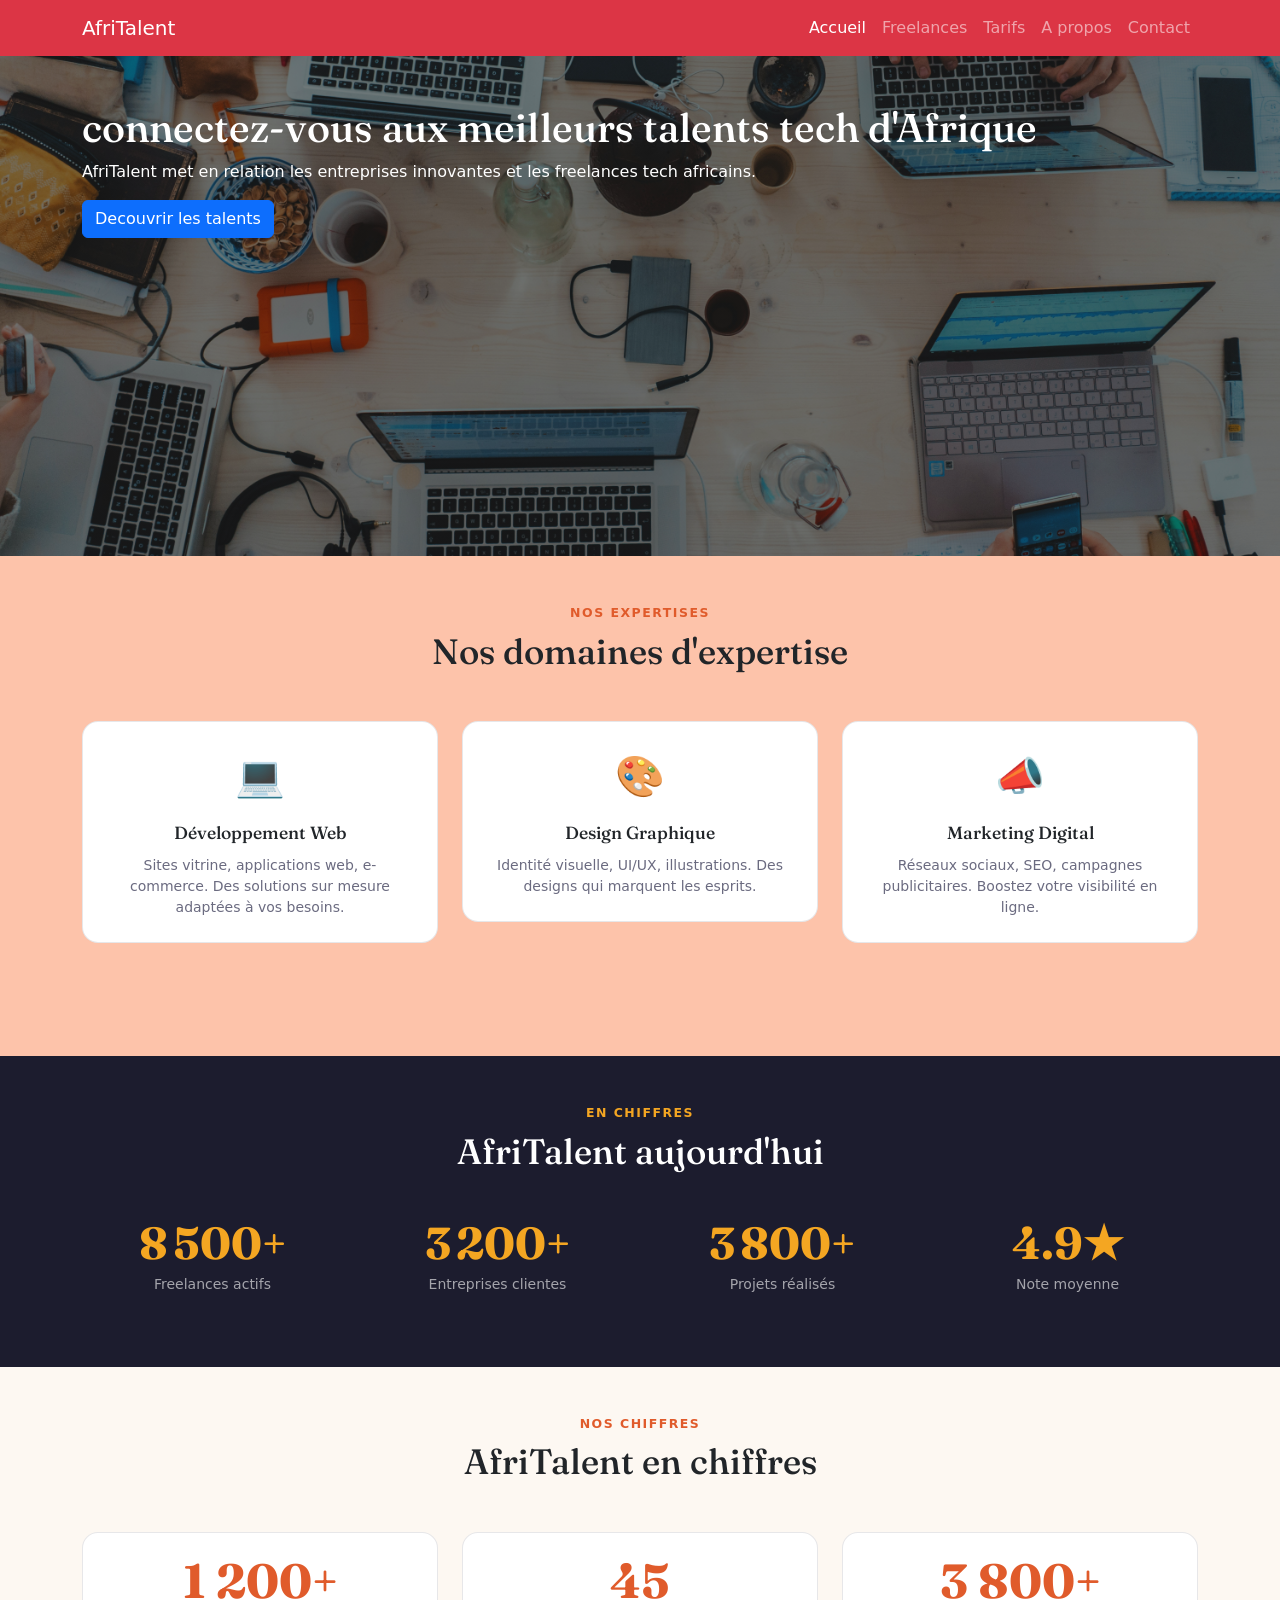
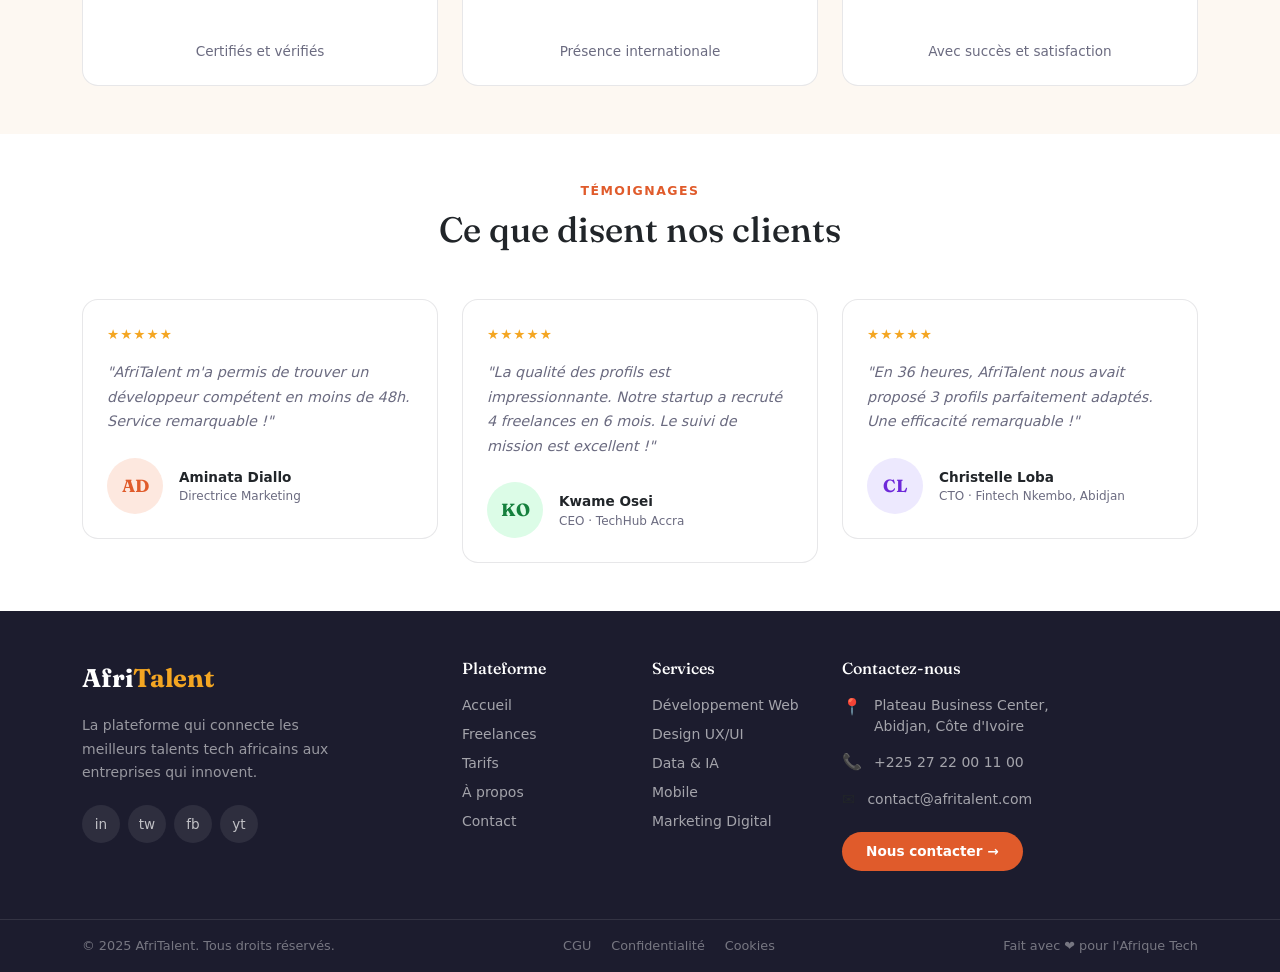
<file: index.html>
<!DOCTYPE html>
<html lang="en">
<head>
    <meta charset="UTF-8">
    <meta name="viewport" content="width=device-width, initial-scale=1.0">
    <title>AfriTalent</title>
    <link rel="stylesheet" href="css/index.css" type="text/css">
    
    <link href="https://cdn.jsdelivr.net/npm/bootstrap@5.3.0/dist/css/bootstrap.min.css"
rel="stylesheet">
</head>
<body>
    <!--=== SECTION MENU DE NAVIGATION ===-->
  <nav class="navbar navbar-expand-lg navbar-dark bg-danger sticky-top">
 <div class="container">
 <a class="navbar-brand" href="index.html">AfriTalent  </a>
 <button class="navbar-toggler" type="button"
 data-bs-toggle="collapse"
 data-bs-target="#navMenu"
 aria-controls="navMenu"
 aria-expanded="false"
 aria-label="Toggle navigation">
 <span class="navbar-toggler-icon"></span>
 </button>
 <div class="collapse navbar-collapse" id="navMenu">
 <ul class="navbar-nav ms-auto">
 <li class="nav-item"><a class="nav-link active"
href="index.html">Accueil</a></li>
 <li class="nav-item"><a class="nav-link"
href="freelances.html">Freelances</a></li>
 <li class="nav-item"><a class="nav-link"
href="tarifs.html">Tarifs</a></li>
 <li class="nav-item"><a class="nav-link" href="ABOUT.html">A
propos</a></li>
  <li class="nav-item"><a class="nav-link" href="Contact.html">Contact</a></li>
 </ul>
 </div>
 </div>
 </nav>
 <!-- Contenu principal -->
 <main>
 <!-- Section Hero : accroche principale -->
 <section id="hero">
 <div class="container py-5">
 <h1>connectez-vous aux meilleurs talents tech d'Afrique </h1>
 <p> AfriTalent met en relation les entreprises innovantes et les freelances tech africains.</p>
 <a href="freelances.html" class="btn btn-primary">Decouvrir les
talents</a>
<!-- Ajoutez sticky-top --> 
</div>
</nav>
 </section>
  <!-- ═══ SECTION SERVICES ═══ -->
<section id="services" class="py-5">
  <div class="container">

    <!-- Titre -->
    <div class="text-center mb-5">
      <div class="section-label">Nos expertises</div>
      <h2 style="
        font-family: var(--font-titre);
        font-size: clamp(1.6rem, 3vw, 2.2rem);">
        Nos domaines d'expertise
      </h2>
    </div>

    <!-- 3 cartes services -->
    <div class="row g-4">

      <!-- Développement Web -->
      <div class="col-md-4">
        <div class="at-card text-center">
          <div style="
            font-size: 2.5rem;
            margin-bottom: 1rem;">
            💻
          </div>
          <h3 style="
            font-family: var(--font-titre);
            font-size: 1.1rem;
            margin-bottom: 0.75rem;">
            Développement Web
          </h3>
          <p style="
            color: var(--text-muted);
            font-size: 0.875rem;
            margin: 0;">
            Sites vitrine, applications web, e-commerce. 
            Des solutions sur mesure adaptées à vos besoins.
          </p>
        </div>
      </div>

      <!-- Design Graphique -->
      <div class="col-md-4">
        <div class="at-card text-center">
          <div style="
            font-size: 2.5rem;
            margin-bottom: 1rem;">
            🎨
          </div>
          <h3 style="
            font-family: var(--font-titre);
            font-size: 1.1rem;
            margin-bottom: 0.75rem;">
            Design Graphique
          </h3>
          <p style="
            color: var(--text-muted);
            font-size: 0.875rem;
            margin: 0;">
            Identité visuelle, UI/UX, illustrations. 
            Des designs qui marquent les esprits.
          </p>
        </div>
      </div>

      <!-- Marketing Digital -->
      <div class="col-md-4">
        <div class="at-card text-center">
          <div style="
            font-size: 2.5rem;
            margin-bottom: 1rem;">
            📣
          </div>
          <h3 style="
            font-family: var(--font-titre);
            font-size: 1.1rem;
            margin-bottom: 0.75rem;">
            Marketing Digital
          </h3>
          <p style="
            color: var(--text-muted);
            font-size: 0.875rem;
            margin: 0;">
            Réseaux sociaux, SEO, campagnes publicitaires. 
            Boostez votre visibilité en ligne.
          </p>
        </div>
      </div>

    </div>
  </div>
</section>


<!-- ═══ SECTION STATISTIQUES RAPIDES ═══ -->
<section id="statistiques" class="py-5" 
         style="background: var(--charcoal);">
  <div class="container">

    <div class="text-center mb-4">
      <div class="section-label" 
           style="color: var(--gold);">
        En chiffres
      </div>
      <h2 style="
        font-family: var(--font-titre);
        color: var(--white);
        font-size: clamp(1.6rem, 3vw, 2.2rem);">
        AfriTalent aujourd'hui
      </h2>
    </div>

    <div class="row g-4 text-center">

     <!-- Stat 1 -->
<div class="col-6 col-md-3">
  <div style="padding: 1.5rem;">
    <div id="counter-freelances" style="
      font-family: var(--font-titre);
      font-size: 2.8rem;
      font-weight: 700;
      color: var(--gold);
      line-height: 1;">0</div>
    <p style="
      color: rgba(255,255,255,0.6);
      font-size: 0.875rem;
      margin-top: 0.5rem;
      margin-bottom: 0;">
      Freelances actifs
    </p>
  </div>
</div>

<!-- Stat 2 -->
<div class="col-6 col-md-3">
  <div style="padding: 1.5rem;">
    <div id="counter-entreprises" style="
      font-family: var(--font-titre);
      font-size: 2.8rem;
      font-weight: 700;
      color: var(--gold);
      line-height: 1;">0</div>
    <p style="
      color: rgba(255,255,255,0.6);
      font-size: 0.875rem;
      margin-top: 0.5rem;
      margin-bottom: 0;">
      Entreprises clientes
    </p>
  </div>
</div>

<!-- Stat 3 -->
<div class="col-6 col-md-3">
  <div style="padding: 1.5rem;">
    <div id="counter-projets" style="
      font-family: var(--font-titre);
      font-size: 2.8rem;
      font-weight: 700;
      color: var(--gold);
      line-height: 1;">0</div>
    <p style="
      color: rgba(255,255,255,0.6);
      font-size: 0.875rem;
      margin-top: 0.5rem;
      margin-bottom: 0;">
      Projets réalisés
    </p>
  </div>
</div>

<!-- Stat 4 -->
<div class="col-6 col-md-3">
  <div style="padding: 1.5rem;">
    <div style="
      font-family: var(--font-titre);
      font-size: 2.8rem;
      font-weight: 700;
      color: var(--gold);
      line-height: 1;">4.9★</div>
    <p style="
      color: rgba(255,255,255,0.6);
      font-size: 0.875rem;
      margin-top: 0.5rem;
      margin-bottom: 0;">
      Note moyenne
    </p>
  </div>
</div>
    </div>
  </div>
</section>


<!-- ═══ SECTION STATISTIQUES DÉTAILLÉES ═══ -->
<section class="py-5" style="background: var(--cream);">
  <div class="container">

    <div class="text-center mb-5">
      <div class="section-label">Nos chiffres</div>
      <h2 style="
        font-family: var(--font-titre);
        font-size: clamp(1.6rem, 3vw, 2.2rem);">
        AfriTalent en chiffres
      </h2>
    </div>

    <div class="row g-4 text-center">

      <!-- Chiffre 1 -->
      <div class="col-md-4">
        <div class="at-card">
          <div style="
            font-family: var(--font-titre);
            font-size: 3rem;
            font-weight: 700;
            color: var(--terra);
            line-height: 1;
            margin-bottom: 0.5rem;">
            1 200+
          </div>
          <p style="font-weight:600;margin-bottom:0.25rem;">
            Freelances
          </p>
          <p style="
            color: var(--text-muted);
            font-size: 0.85rem;
            margin: 0;">
            Certifiés et vérifiés
          </p>
        </div>
      </div>

      <!-- Chiffre 2 -->
      <div class="col-md-4">
        <div class="at-card">
          <div style="
            font-family: var(--font-titre);
            font-size: 3rem;
            font-weight: 700;
            color: var(--terra);
            line-height: 1;
            margin-bottom: 0.5rem;">
            45
          </div>
          <p style="font-weight:600;margin-bottom:0.25rem;">
            Pays représentés
          </p>
          <p style="
            color: var(--text-muted);
            font-size: 0.85rem;
            margin: 0;">
            Présence internationale
          </p>
        </div>
      </div>

      <!-- Chiffre 3 -->
      <div class="col-md-4">
        <div class="at-card">
          <div style="
            font-family: var(--font-titre);
            font-size: 3rem;
            font-weight: 700;
            color: var(--terra);
            line-height: 1;
            margin-bottom: 0.5rem;">
            3 800+
          </div>
          <p style="font-weight:600;margin-bottom:0.25rem;">
            Projets réalisés
          </p>
          <p style="
            color: var(--text-muted);
            font-size: 0.85rem;
            margin: 0;">
            Avec succès et satisfaction
          </p>
        </div>
      </div>

    </div>
  </div>
</section>


<!-- ═══ SECTION TÉMOIGNAGES ═══ -->
<section id="temoignages" class="py-5">
  <div class="container">

    <!-- Titre -->
    <div class="text-center mb-5">
      <div class="section-label">Témoignages</div>
      <h2 style="
        font-family: var(--font-titre);
        font-size: clamp(1.6rem, 3vw, 2.2rem);">
        Ce que disent nos clients
      </h2>
    </div>

    <!-- 3 cartes témoignages -->
    <div class="row g-4">

      <!-- Témoignage 1 -->
      <div class="col-md-4">
        <div class="at-card">
          <div class="stars mb-3">★★★★★</div>
          <p style="
            font-size: 0.9rem;
            color: var(--text-muted);
            font-style: italic;
            line-height: 1.7;
            margin-bottom: 1.5rem;">
            "AfriTalent m'a permis de trouver un développeur 
             compétent en moins de 48h. Service remarquable !"
          </p>
          <div class="d-flex align-items-center gap-3">
            <div class="avatar-circle"
                 style="background:#fde8df;color:var(--terra);">
              AD
            </div>
            <div>
              <div style="font-weight:700;font-size:0.85rem;">
                Aminata Diallo
              </div>
              <div style="
                font-size:0.75rem;
                color:var(--text-muted);">
                Directrice Marketing
              </div>
            </div>
          </div>
        </div>
      </div>

      <!-- Témoignage 2 -->
      <div class="col-md-4">
        <div class="at-card">
          <div class="stars mb-3">★★★★★</div>
          <p style="
            font-size: 0.9rem;
            color: var(--text-muted);
            font-style: italic;
            line-height: 1.7;
            margin-bottom: 1.5rem;">
            "La qualité des profils est impressionnante. 
             Notre startup a recruté 4 freelances en 6 mois. 
             Le suivi de mission est excellent !"
          </p>
          <div class="d-flex align-items-center gap-3">
            <div class="avatar-circle"
                 style="background:#dcfce7;color:#15803d;">
              KO
            </div>
            <div>
              <div style="font-weight:700;font-size:0.85rem;">
                Kwame Osei
              </div>
              <div style="
                font-size:0.75rem;
                color:var(--text-muted);">
                CEO · TechHub Accra
              </div>
            </div>
          </div>
        </div>
      </div>

      <!-- Témoignage 3 -->
      <div class="col-md-4">
        <div class="at-card">
          <div class="stars mb-3">★★★★★</div>
          <p style="
            font-size: 0.9rem;
            color: var(--text-muted);
            font-style: italic;
            line-height: 1.7;
            margin-bottom: 1.5rem;">
            "En 36 heures, AfriTalent nous avait proposé 
             3 profils parfaitement adaptés. Une efficacité 
             remarquable !"
          </p>
          <div class="d-flex align-items-center gap-3">
            <div class="avatar-circle"
                 style="background:#ede9fe;color:#6d28d9;">
              CL
            </div>
            <div>
              <div style="font-weight:700;font-size:0.85rem;">
                Christelle Loba
              </div>
              <div style="
                font-size:0.75rem;
                color:var(--text-muted);">
                CTO · Fintech Nkembo, Abidjan
              </div>
            </div>
          </div>
        </div>
      </div>

    </div>
  </div>
</section>
 <!-- Pied de page -->
 <!-- ═══ FOOTER ═══ -->
<footer style="background: var(--charcoal);">

  <!-- Contenu principal -->
  <div class="container py-5">
    <div class="row g-4">

      <!-- Colonne 1 — Logo + description -->
      <div class="col-lg-4 col-md-6">
        <div style="
          font-family: var(--font-titre);
          font-weight: 700;
          font-size: 1.6rem;
          color: var(--white);
          margin-bottom: 1rem;">
          Afri<span style="color: var(--gold);">Talent</span>
        </div>
        <p style="
          color: rgba(255,255,255,0.55);
          font-size: 0.875rem;
          line-height: 1.7;
          max-width: 280px;">
          La plateforme qui connecte les meilleurs talents 
          tech africains aux entreprises qui innovent.
        </p>
        <!-- Réseaux sociaux -->
        <div style="
          display: flex;
          gap: 0.5rem;
          margin-top: 1.25rem;">
          <a href="#" style="
            width: 38px; height: 38px;
            background: rgba(255,255,255,0.08);
            border-radius: 50%;
            display: flex;
            align-items: center;
            justify-content: center;
            color: rgba(255,255,255,0.7);
            text-decoration: none;
            font-size: 0.85rem;
            transition: background 0.2s;">
            in
          </a>
          <a href="#" style="
            width: 38px; height: 38px;
            background: rgba(255,255,255,0.08);
            border-radius: 50%;
            display: flex;
            align-items: center;
            justify-content: center;
            color: rgba(255,255,255,0.7);
            text-decoration: none;
            font-size: 0.85rem;
            transition: background 0.2s;">
            tw
          </a>
          <a href="#" style="
            width: 38px; height: 38px;
            background: rgba(255,255,255,0.08);
            border-radius: 50%;
            display: flex;
            align-items: center;
            justify-content: center;
            color: rgba(255,255,255,0.7);
            text-decoration: none;
            font-size: 0.85rem;
            transition: background 0.2s;">
            fb
          </a>
          <a href="#" style="
            width: 38px; height: 38px;
            background: rgba(255,255,255,0.08);
            border-radius: 50%;
            display: flex;
            align-items: center;
            justify-content: center;
            color: rgba(255,255,255,0.7);
            text-decoration: none;
            font-size: 0.85rem;
            transition: background 0.2s;">
            yt
          </a>
        </div>
      </div>

      <!-- Colonne 2 — Plateforme -->
      <div class="col-lg-2 col-md-6 col-6">
        <h5 style="
          font-family: var(--font-titre);
          color: var(--white);
          font-size: 1rem;
          margin-bottom: 1rem;">
          Plateforme
        </h5>
        <div style="
          display: flex;
          flex-direction: column;
          gap: 0.5rem;">
          <a href="INDEX.html" style="
            color: rgba(255,255,255,0.6);
            text-decoration: none;
            font-size: 0.875rem;
            transition: color 0.2s;">
            Accueil
          </a>
          <a href="freelances.html" style="
            color: rgba(255,255,255,0.6);
            text-decoration: none;
            font-size: 0.875rem;
            transition: color 0.2s;">
            Freelances
          </a>
          <a href="tarifs.html" style="
            color: rgba(255,255,255,0.6);
            text-decoration: none;
            font-size: 0.875rem;
            transition: color 0.2s;">
            Tarifs
          </a>
          <a href="ABOUT.html" style="
            color: rgba(255,255,255,0.6);
            text-decoration: none;
            font-size: 0.875rem;
            transition: color 0.2s;">
            À propos
          </a>
          <a href="Contact.html" style="
            color: rgba(255,255,255,0.6);
            text-decoration: none;
            font-size: 0.875rem;
            transition: color 0.2s;">
            Contact
          </a>
        </div>
      </div>

      <!-- Colonne 3 — Services -->
      <div class="col-lg-2 col-md-6 col-6">
        <h5 style="
          font-family: var(--font-titre);
          color: var(--white);
          font-size: 1rem;
          margin-bottom: 1rem;">
          Services
        </h5>
        <div style="
          display: flex;
          flex-direction: column;
          gap: 0.5rem;">
          <a href="freelances.html" style="
            color: rgba(255,255,255,0.6);
            text-decoration: none;
            font-size: 0.875rem;">
            Développement Web
          </a>
          <a href="freelances.html" style="
            color: rgba(255,255,255,0.6);
            text-decoration: none;
            font-size: 0.875rem;">
            Design UX/UI
          </a>
          <a href="freelances.html" style="
            color: rgba(255,255,255,0.6);
            text-decoration: none;
            font-size: 0.875rem;">
            Data & IA
          </a>
          <a href="freelances.html" style="
            color: rgba(255,255,255,0.6);
            text-decoration: none;
            font-size: 0.875rem;">
            Mobile
          </a>
          <a href="freelances.html" style="
            color: rgba(255,255,255,0.6);
            text-decoration: none;
            font-size: 0.875rem;">
            Marketing Digital
          </a>
        </div>
      </div>

      <!-- Colonne 4 — Contact -->
      <div class="col-lg-4 col-md-6">
        <h5 style="
          font-family: var(--font-titre);
          color: var(--white);
          font-size: 1rem;
          margin-bottom: 1rem;">
          Contactez-nous
        </h5>

        <!-- Adresse -->
        <div style="
          display: flex;
          gap: 0.75rem;
          margin-bottom: 0.85rem;
          align-items: flex-start;">
          <span style="font-size: 1rem;">📍</span>
          <p style="
            color: rgba(255,255,255,0.6);
            font-size: 0.875rem;
            margin: 0;">
            Plateau Business Center,<br>
            Abidjan, Côte d'Ivoire
          </p>
        </div>

        <!-- Téléphone -->
        <div style="
          display: flex;
          gap: 0.75rem;
          margin-bottom: 0.85rem;
          align-items: center;">
          <span style="font-size: 1rem;">📞</span>
          <p style="
            color: rgba(255,255,255,0.6);
            font-size: 0.875rem;
            margin: 0;">
            +225 27 22 00 11 00
          </p>
        </div>

        <!-- Email -->
        <div style="
          display: flex;
          gap: 0.75rem;
          margin-bottom: 1.25rem;
          align-items: center;">
          <span style="font-size: 1rem;">✉️</span>
          <p style="
            color: rgba(255,255,255,0.6);
            font-size: 0.875rem;
            margin: 0;">
            contact@afritalent.com
          </p>
        </div>

        <!-- Bouton contact -->
        <a href="Contact.html" style="
          display: inline-block;
          background: var(--terra);
          color: var(--white);
          border-radius: 50px;
          padding: 0.6rem 1.5rem;
          font-size: 0.85rem;
          font-weight: 700;
          text-decoration: none;
          transition: background 0.2s;">
          Nous contacter →
        </a>

      </div>

    </div>
  </div>

  <!-- Ligne de séparation -->
  <div style="
    border-top: 1px solid rgba(255,255,255,0.1);">
    <div class="container py-3">
      <div class="d-flex flex-wrap justify-content-between
                  align-items-center gap-2">

        <!-- Copyright -->
        <p style="
          color: rgba(255,255,255,0.4);
          font-size: 0.8rem;
          margin: 0;">
          © 2025 AfriTalent. Tous droits réservés.
        </p>

        <!-- Liens légaux -->
        <div style="display: flex; gap: 1.25rem;">
          <a href="#" style="
            color: rgba(255,255,255,0.4);
            font-size: 0.8rem;
            text-decoration: none;">
            CGU
          </a>
          <a href="#" style="
            color: rgba(255,255,255,0.4);
            font-size: 0.8rem;
            text-decoration: none;">
            Confidentialité
          </a>
          <a href="#" style="
            color: rgba(255,255,255,0.4);
            font-size: 0.8rem;
            text-decoration: none;">
            Cookies
          </a>
        </div>

        <!-- Fait avec amour -->
        <p style="
          color: rgba(255,255,255,0.4);
          font-size: 0.8rem;
          margin: 0;">
          Fait avec ❤️ pour l'Afrique Tech
        </p>

      </div>
    </div>
  </div>

</footer>
 <script src="https://cdn.jsdelivr.net/npm/bootstrap@5.3.0/dist/js/bootstrap.bundle.min.js"></script>

<script src="main.js"></script>
</body>

</body>
</html>
</file>
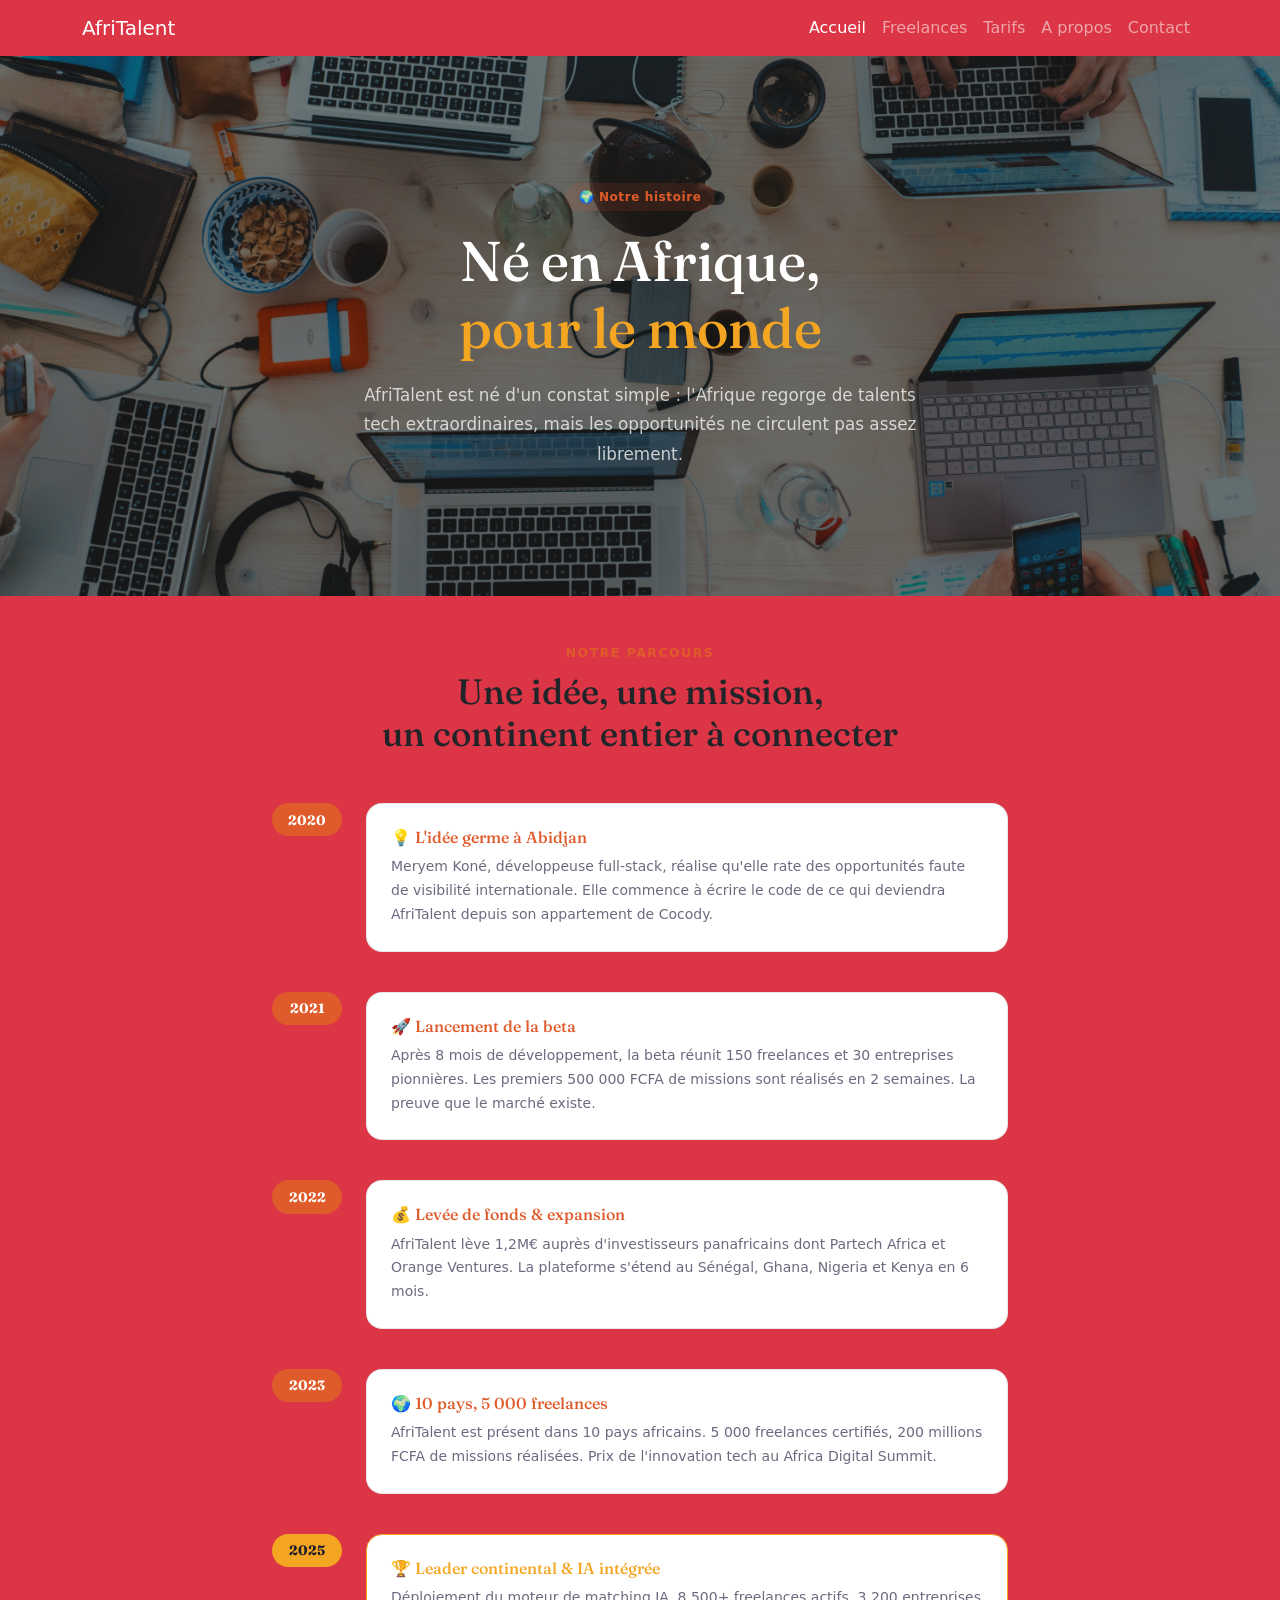
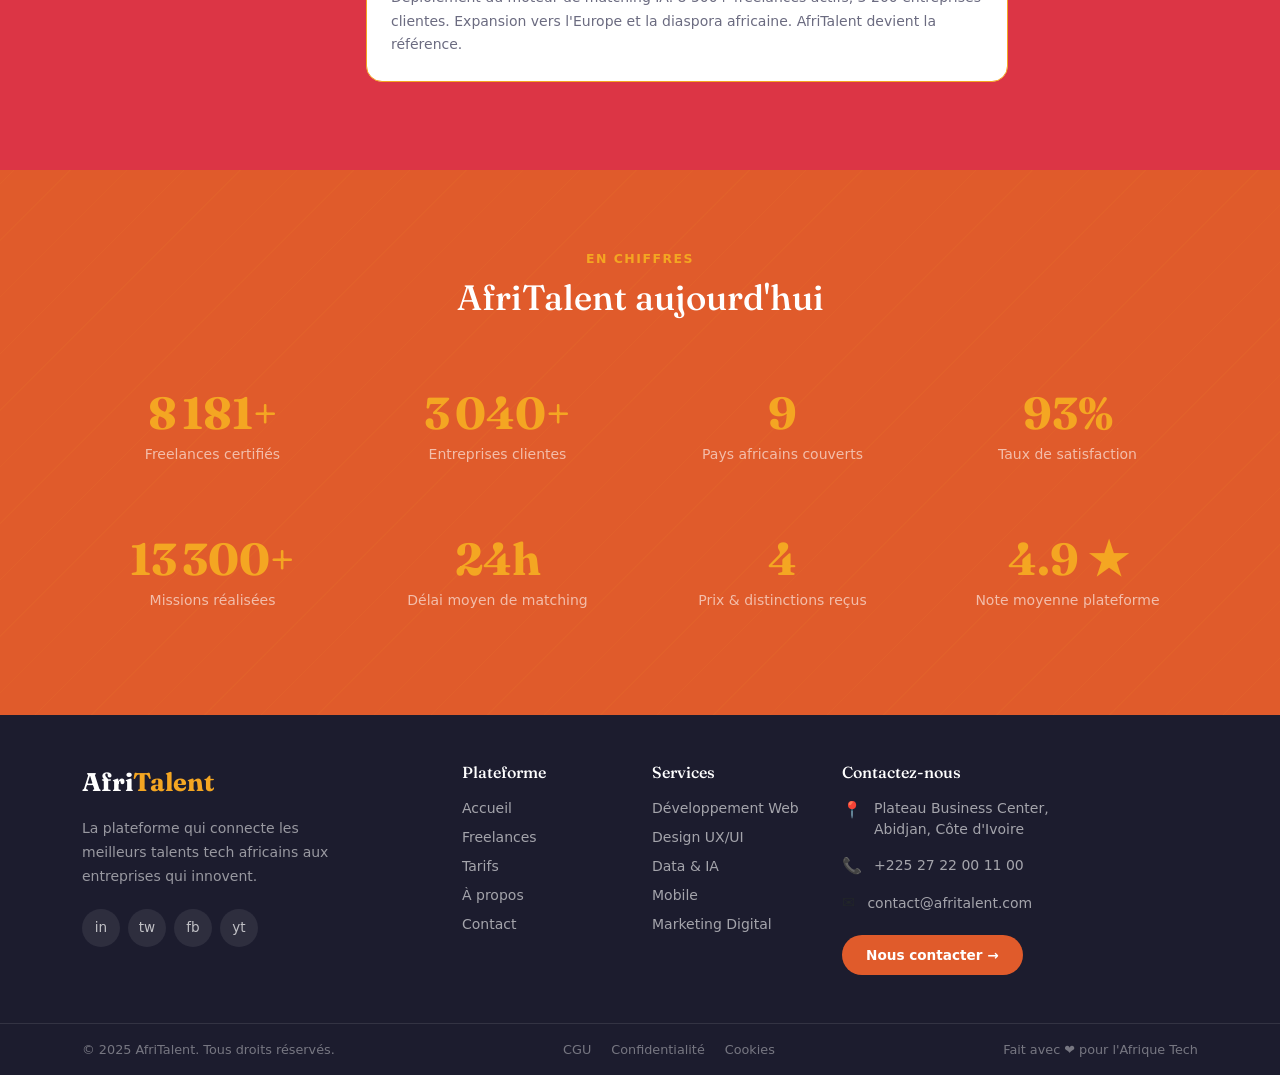
<file: ABOUT.html>
<!DOCTYPE html>
<html lang="en">
<head>
    <meta charset="UTF-8">
    <meta name="viewport" content="width=device-width, initial-scale=1.0">
    <title>AfriTalent</title>
</head>
<link href="css/index.css" rel="stylesheet" type="text/css">

<link href="https://cdn.jsdelivr.net/npm/bootstrap@5.3.0/dist/css/bootstrap.min.css"
rel="stylesheet">

<body>
     <!--=== SECTION MENU DE NAVIGATION ===-->

   <nav class="navbar navbar-expand-lg navbar-dark  bg-danger sticky-top">
 <div class="container">
 <a class="navbar-brand" href="index.html">AfriTalent</a>
 <button class="navbar-toggler" type="button"
 data-bs-toggle="collapse"
 data-bs-target="#navMenu"
 aria-controls="navMenu"
 aria-expanded="false"
 aria-label="Toggle navigation">
 <span class="navbar-toggler-icon"></span>
 </button>
 <div class="collapse navbar-collapse" id="navMenu">
 <ul class="navbar-nav ms-auto">
 <li class="nav-item"><a class="nav-link active"
href="index.html">Accueil</a></li>
 <li class="nav-item"><a class="nav-link"
href="freelances.html">Freelances</a></li>
 <li class="nav-item"><a class="nav-link"
href="tarifs.html">Tarifs</a></li>
 <li class="nav-item"><a class="nav-link" href="about.html">A
propos</a></li>
 <li class="nav-item"><a class="nav-link"
href="contact.html">Contact</a></li>
 </ul>
 </div>
 </div>
</nav>

<!-- ═══ HERO ═══ -->
<section id="hero" style="
 
  background-size: cover;
  background-position: center;
  min-height: 60vh;
  display: flex;
  align-items: center;">

  <div class="container py-5 text-center">
    <div class="at-badge mb-3 ">🌍 Notre histoire</div>
    <h1 style="
      font-family: var(--font-titre);
      font-size: clamp(2rem, 5vw, 3.5rem);
      color: var(--white);
      margin-bottom: 1.25rem;">
      Né en Afrique,<br>
      <span style="color: var(--gold);">pour le monde</span>
    </h1>
    <p style="
      color: rgba(255,255,255,0.75);
      font-size: 1.05rem;
      max-width: 580px;
      margin: 0 auto;
      line-height: 1.75;">
      AfriTalent est né d'un constat simple : l'Afrique regorge 
      de talents tech extraordinaires, mais les opportunités 
      ne circulent pas assez librement.
    </p>
  </div>

</section>


<!-- ═══ TIMELINE — HISTOIRE ═══ -->
<section id="parcours" class="py-5 bg-danger">
  <div class="container">

    <!-- Titre -->
    <div class="text-center mb-5">
      <div class="section-label">Notre parcours</div>
      <h2 style="
        font-family: var(--font-titre);
        font-size: clamp(1.6rem, 3vw, 2.2rem);">
        Une idée, une mission,<br>un continent entier à connecter
      </h2>
    </div>

    <!-- Timeline -->
    <div class="row justify-content-center">
      <div class="col-lg-8">

        <!-- Item 1 -->
        <div style="
          display: flex;
          gap: 1.5rem;
          margin-bottom: 2.5rem;
          align-items: flex-start;">

          <!-- Année -->
          <div style="
            min-width: 70px;
            text-align: center;">
            <div style="
              background: var(--terra);
              color: var(--white);
              font-family: var(--font-titre);
              font-weight: 700;
              font-size: 0.85rem;
              padding: 0.4rem 0.75rem;
              border-radius: 50px;">
              2020
            </div>
          </div>

          <!-- Contenu -->
          <div class="at-card" style="flex: 1;">
            <h4 style="
              font-family: var(--font-titre);
              font-size: 1rem;
              color: var(--terra);
              margin-bottom: 0.5rem;">
              💡 L'idée germe à Abidjan
            </h4>
            <p style="
              font-size: 0.875rem;
              color: var(--text-muted);
              margin: 0;
              line-height: 1.7;">
              Meryem Koné, développeuse full-stack, réalise qu'elle 
              rate des opportunités faute de visibilité internationale. 
              Elle commence à écrire le code de ce qui deviendra 
              AfriTalent depuis son appartement de Cocody.
            </p>
          </div>

        </div>

        <!-- Item 2 -->
        <div style="
          display: flex;
          gap: 1.5rem;
          margin-bottom: 2.5rem;
          align-items: flex-start;">
          <div style="min-width: 70px; text-align: center;">
            <div style="
              background: var(--terra);
              color: var(--white);
              font-family: var(--font-titre);
              font-weight: 700;
              font-size: 0.85rem;
              padding: 0.4rem 0.75rem;
              border-radius: 50px;">
              2021
            </div>
          </div>
          <div class="at-card" style="flex: 1;">
            <h4 style="
              font-family: var(--font-titre);
              font-size: 1rem;
              color: var(--terra);
              margin-bottom: 0.5rem;">
              🚀 Lancement de la beta
            </h4>
            <p style="
              font-size: 0.875rem;
              color: var(--text-muted);
              margin: 0;
              line-height: 1.7;">
              Après 8 mois de développement, la beta réunit 
              150 freelances et 30 entreprises pionnières. 
              Les premiers 500 000 FCFA de missions sont réalisés 
              en 2 semaines. La preuve que le marché existe.
            </p>
          </div>
        </div>

        <!-- Item 3 -->
        <div style="
          display: flex;
          gap: 1.5rem;
          margin-bottom: 2.5rem;
          align-items: flex-start;">
          <div style="min-width: 70px; text-align: center;">
            <div style="
              background: var(--terra);
              color: var(--white);
              font-family: var(--font-titre);
              font-weight: 700;
              font-size: 0.85rem;
              padding: 0.4rem 0.75rem;
              border-radius: 50px;">
              2022
            </div>
          </div>
          <div class="at-card" style="flex: 1;">
            <h4 style="
              font-family: var(--font-titre);
              font-size: 1rem;
              color: var(--terra);
              margin-bottom: 0.5rem;">
              💰 Levée de fonds & expansion
            </h4>
            <p style="
              font-size: 0.875rem;
              color: var(--text-muted);
              margin: 0;
              line-height: 1.7;">
              AfriTalent lève 1,2M€ auprès d'investisseurs 
              panafricains dont Partech Africa et Orange Ventures. 
              La plateforme s'étend au Sénégal, Ghana, Nigeria 
              et Kenya en 6 mois.
            </p>
          </div>
        </div>

        <!-- Item 4 -->
        <div style="
          display: flex;
          gap: 1.5rem;
          margin-bottom: 2.5rem;
          align-items: flex-start;">
          <div style="min-width: 70px; text-align: center;">
            <div style="
              background: var(--terra);
              color: var(--white);
              font-family: var(--font-titre);
              font-weight: 700;
              font-size: 0.85rem;
              padding: 0.4rem 0.75rem;
              border-radius: 50px;">
              2023
            </div>
          </div>
          <div class="at-card" style="flex: 1;">
            <h4 style="
              font-family: var(--font-titre);
              font-size: 1rem;
              color: var(--terra);
              margin-bottom: 0.5rem;">
              🌍 10 pays, 5 000 freelances
            </h4>
            <p style="
              font-size: 0.875rem;
              color: var(--text-muted);
              margin: 0;
              line-height: 1.7;">
              AfriTalent est présent dans 10 pays africains. 
              5 000 freelances certifiés, 200 millions FCFA 
              de missions réalisées. Prix de l'innovation tech 
              au Africa Digital Summit.
            </p>
          </div>
        </div>

        <!-- Item 5 -->
        <div style="
          display: flex;
          gap: 1.5rem;
          margin-bottom: 2.5rem;
          align-items: flex-start;">
          <div style="min-width: 70px; text-align: center;">
            <div style="
              background: var(--gold);
              color: var(--charcoal);
              font-family: var(--font-titre);
              font-weight: 700;
              font-size: 0.85rem;
              padding: 0.4rem 0.75rem;
              border-radius: 50px;">
              2025
            </div>
          </div>
          <div class="at-card" style="
            flex: 1;
            border-color: var(--gold);">
            <h4 style="
              font-family: var(--font-titre);
              font-size: 1rem;
              color: var(--gold);
              margin-bottom: 0.5rem;">
              🏆 Leader continental & IA intégrée
            </h4>
            <p style="
              font-size: 0.875rem;
              color: var(--text-muted);
              margin: 0;
              line-height: 1.7;">
              Déploiement du moteur de matching IA. 8 500+ freelances 
              actifs, 3 200 entreprises clientes. Expansion vers 
              l'Europe et la diaspora africaine. 
              AfriTalent devient la référence.
            </p>
          </div>
        </div>

      </div>
    </div>
  </div>
</section>


<!-- ═══ STATISTIQUES ═══ -->
<section id="statistiques" style="
background: var(--terra);
  padding: 5rem 0;
  position: relative;
  overflow: hidden;">

  <!-- Décoration fond -->
  <div style="
    position: absolute; inset: 0;
    background-image:
      repeating-linear-gradient(45deg,
        rgba(224,91,43,0.06) 0,
        rgba(224,91,43,0.06) 1px,
        transparent 0, transparent 40px),
      repeating-linear-gradient(-45deg,
        rgba(244,166,34,0.06) 0,
        rgba(244,166,34,0.06) 1px,
        transparent 0, transparent 40px);
    pointer-events: none;">
  </div>

  <div class="container" style="position: relative; z-index: 1;">

    <!-- Titre -->
    <div class="text-center mb-5">
      <div class="section-label" style="color: var(--gold);">
        En chiffres
      </div>
      <h2 style="
        font-family: var(--font-titre);
        color: var(--white);
        font-size: clamp(1.6rem, 3vw, 2.2rem);">
        AfriTalent aujourd'hui
      </h2>
    </div>

    <!-- Stats grille -->
    <div class="row g-4 text-center">

      <div class="col-6 col-md-3">
        <div style="padding: 1.5rem;">
          <div id="counter-freelances" style="
            font-family: var(--font-titre);
            font-size: 2.8rem;
            font-weight: 700;
            color: var(--gold);
            line-height: 1;">0</div>
          <div style="
            color: rgba(255,255,255,0.6);
            font-size: 0.875rem;
            margin-top: 0.5rem;">
            Freelances certifiés
          </div>       
        </div>
      </div>

      <div class="col-6 col-md-3">
        <div style="padding: 1.5rem;">
          <div id="counter-entreprises" style="
            font-family: var(--font-titre);
            font-size: 2.8rem;
            font-weight: 700;
            color: var(--gold);
            line-height: 1;">0</div>
          <div style="
            color: rgba(255,255,255,0.6);
            font-size: 0.875rem;
            margin-top: 0.5rem;">
            Entreprises clientes
          </div>
        </div>
      </div>

      <div class="col-6 col-md-3">
        <div style="padding: 1.5rem;">
          <div id="counter-pays" style="
            font-family: var(--font-titre);
            font-size: 2.8rem;
            font-weight: 700;
            color: var(--gold);
            line-height: 1;">0</div>
          <div style="
            color: rgba(255,255,255,0.6);
            font-size: 0.875rem;
            margin-top: 0.5rem;">
            Pays africains couverts
          </div>
        </div>
      </div>

      <div class="col-6 col-md-3">
        <div style="padding: 1.5rem;">
          <div id="counter-satisfaction" style="
            font-family: var(--font-titre);
            font-size: 2.8rem;
            font-weight: 700;
            color: var(--gold);
            line-height: 1;">0</div>
          <div style="
            color: rgba(255,255,255,0.6);
            font-size: 0.875rem;
            margin-top: 0.5rem;">
            Taux de satisfaction
          </div>
        </div>
      </div>

      <div class="col-6 col-md-3">
        <div style="padding: 1.5rem;">
          <div id="counter-missions" style="
            font-family: var(--font-titre);
            font-size: 2.8rem;
            font-weight: 700;
            color: var(--gold);
            line-height: 1;">0</div>
          <div style="
            color: rgba(255,255,255,0.6);
            font-size: 0.875rem;
            margin-top: 0.5rem;">
            Missions réalisées
          </div>
        </div>
      </div>

      <div class="col-6 col-md-3">
        <div style="padding: 1.5rem;">
          <div style="
            font-family: var(--font-titre);
            font-size: 2.8rem;
            font-weight: 700;
            color: var(--gold);
            line-height: 1;">
            24h</div>
          <div style="
            color: rgba(255,255,255,0.6);
            font-size: 0.875rem;
            margin-top: 0.5rem;">
            Délai moyen de matching
          </div>
        </div>
      </div>

      <div class="col-6 col-md-3">
        <div style="padding: 1.5rem;">
          <div style="
            font-family: var(--font-titre);
            font-size: 2.8rem;
            font-weight: 700;
            color: var(--gold);
            line-height: 1;">
            4
          </div>
          <div  style="
            color: rgba(255,255,255,0.6);
            font-size: 0.875rem;
            margin-top: 0.5rem;">
            Prix & distinctions reçus
          </div>
        </div>
      </div>

      <div class="col-6 col-md-3">
        <div style="padding: 1.5rem;">
          <div style="
            font-family: var(--font-titre);
            font-size: 2.8rem;
            font-weight: 700;
            color: var(--gold);
            line-height: 1;">
            4.9 ★
          </div>
          <div style="
            color: rgba(255,255,255,0.6);
            font-size: 0.875rem;
            margin-top: 0.5rem;">
            Note moyenne plateforme
          </div>
        </div>
      </div>

    </div>
  </div>
</section>

   <!-- ═══ FOOTER ═══ -->
<footer style="background: var(--charcoal);">

  <!-- Contenu principal -->
  <div class="container py-5">
    <div class="row g-4">

      <!-- Colonne 1 — Logo + description -->
      <div class="col-lg-4 col-md-6">
        <div style="
          font-family: var(--font-titre);
          font-weight: 700;
          font-size: 1.6rem;
          color: var(--white);
          margin-bottom: 1rem;">
          Afri<span style="color: var(--gold);">Talent</span>
        </div>
        <p style="
          color: rgba(255,255,255,0.55);
          font-size: 0.875rem;
          line-height: 1.7;
          max-width: 280px;">
          La plateforme qui connecte les meilleurs talents 
          tech africains aux entreprises qui innovent.
        </p>
        <!-- Réseaux sociaux -->
        <div style="
          display: flex;
          gap: 0.5rem;
          margin-top: 1.25rem;">
          <a href="#" style="
            width: 38px; height: 38px;
            background: rgba(255,255,255,0.08);
            border-radius: 50%;
            display: flex;
            align-items: center;
            justify-content: center;
            color: rgba(255,255,255,0.7);
            text-decoration: none;
            font-size: 0.85rem;
            transition: background 0.2s;">
            in
          </a>
          <a href="#" style="
            width: 38px; height: 38px;
            background: rgba(255,255,255,0.08);
            border-radius: 50%;
            display: flex;
            align-items: center;
            justify-content: center;
            color: rgba(255,255,255,0.7);
            text-decoration: none;
            font-size: 0.85rem;
            transition: background 0.2s;">
            tw
          </a>
          <a href="#" style="
            width: 38px; height: 38px;
            background: rgba(255,255,255,0.08);
            border-radius: 50%;
            display: flex;
            align-items: center;
            justify-content: center;
            color: rgba(255,255,255,0.7);
            text-decoration: none;
            font-size: 0.85rem;
            transition: background 0.2s;">
            fb
          </a>
          <a href="#" style="
            width: 38px; height: 38px;
            background: rgba(255,255,255,0.08);
            border-radius: 50%;
            display: flex;
            align-items: center;
            justify-content: center;
            color: rgba(255,255,255,0.7);
            text-decoration: none;
            font-size: 0.85rem;
            transition: background 0.2s;">
            yt
          </a>
        </div>
      </div>

      <!-- Colonne 2 — Plateforme -->
      <div class="col-lg-2 col-md-6 col-6">
        <h5 style="
          font-family: var(--font-titre);
          color: var(--white);
          font-size: 1rem;
          margin-bottom: 1rem;">
          Plateforme
        </h5>
        <div style="
          display: flex;
          flex-direction: column;
          gap: 0.5rem;">
          <a href="INDEX.html" style="
            color: rgba(255,255,255,0.6);
            text-decoration: none;
            font-size: 0.875rem;
            transition: color 0.2s;">
            Accueil
          </a>
          <a href="freelances.html" style="
            color: rgba(255,255,255,0.6);
            text-decoration: none;
            font-size: 0.875rem;
            transition: color 0.2s;">
            Freelances
          </a>
          <a href="tarifs.html" style="
            color: rgba(255,255,255,0.6);
            text-decoration: none;
            font-size: 0.875rem;
            transition: color 0.2s;">
            Tarifs
          </a>
          <a href="ABOUT.html" style="
            color: rgba(255,255,255,0.6);
            text-decoration: none;
            font-size: 0.875rem;
            transition: color 0.2s;">
            À propos
          </a>
          <a href="Contact.html" style="
            color: rgba(255,255,255,0.6);
            text-decoration: none;
            font-size: 0.875rem;
            transition: color 0.2s;">
            Contact
          </a>
        </div>
      </div>

      <!-- Colonne 3 — Services -->
      <div class="col-lg-2 col-md-6 col-6">
        <h5 style="
          font-family: var(--font-titre);
          color: var(--white);
          font-size: 1rem;
          margin-bottom: 1rem;">
          Services
        </h5>
        <div style="
          display: flex;
          flex-direction: column;
          gap: 0.5rem;">
          <a href="freelances.html" style="
            color: rgba(255,255,255,0.6);
            text-decoration: none;
            font-size: 0.875rem;">
            Développement Web
          </a>
          <a href="freelances.html" style="
            color: rgba(255,255,255,0.6);
            text-decoration: none;
            font-size: 0.875rem;">
            Design UX/UI
          </a>
          <a href="freelances.html" style="
            color: rgba(255,255,255,0.6);
            text-decoration: none;
            font-size: 0.875rem;">
            Data & IA
          </a>
          <a href="freelances.html" style="
            color: rgba(255,255,255,0.6);
            text-decoration: none;
            font-size: 0.875rem;">
            Mobile
          </a>
          <a href="freelances.html" style="
            color: rgba(255,255,255,0.6);
            text-decoration: none;
            font-size: 0.875rem;">
            Marketing Digital
          </a>
        </div>
      </div>

      <!-- Colonne 4 — Contact -->
      <div class="col-lg-4 col-md-6">
        <h5 style="
          font-family: var(--font-titre);
          color: var(--white);
          font-size: 1rem;
          margin-bottom: 1rem;">
          Contactez-nous
        </h5>

        <!-- Adresse -->
        <div style="
          display: flex;
          gap: 0.75rem;
          margin-bottom: 0.85rem;
          align-items: flex-start;">
          <span style="font-size: 1rem;">📍</span>
          <p style="
            color: rgba(255,255,255,0.6);
            font-size: 0.875rem;
            margin: 0;">
            Plateau Business Center,<br>
            Abidjan, Côte d'Ivoire
          </p>
        </div>

        <!-- Téléphone -->
        <div style="
          display: flex;
          gap: 0.75rem;
          margin-bottom: 0.85rem;
          align-items: center;">
          <span style="font-size: 1rem;">📞</span>
          <p style="
            color: rgba(255,255,255,0.6);
            font-size: 0.875rem;
            margin: 0;">
            +225 27 22 00 11 00
          </p>
        </div>

        <!-- Email -->
        <div style="
          display: flex;
          gap: 0.75rem;
          margin-bottom: 1.25rem;
          align-items: center;">
          <span style="font-size: 1rem;">✉️</span>
          <p style="
            color: rgba(255,255,255,0.6);
            font-size: 0.875rem;
            margin: 0;">
            contact@afritalent.com
          </p>
        </div>

        <!-- Bouton contact -->
        <a href="Contact.html" style="
          display: inline-block;
          background: var(--terra);
          color: var(--white);
          border-radius: 50px;
          padding: 0.6rem 1.5rem;
          font-size: 0.85rem;
          font-weight: 700;
          text-decoration: none;
          transition: background 0.2s;">
          Nous contacter →
        </a>

      </div>

    </div>
  </div>

  <!-- Ligne de séparation -->
  <div style="
    border-top: 1px solid rgba(255,255,255,0.1);">
    <div class="container py-3">
      <div class="d-flex flex-wrap justify-content-between
                  align-items-center gap-2">

        <!-- Copyright -->
        <p style="
          color: rgba(255,255,255,0.4);
          font-size: 0.8rem;
          margin: 0;">
          © 2025 AfriTalent. Tous droits réservés.
        </p>

        <!-- Liens légaux -->
        <div style="display: flex; gap: 1.25rem;">
          <a href="#" style="
            color: rgba(255,255,255,0.4);
            font-size: 0.8rem;
            text-decoration: none;">
            CGU
          </a>
          <a href="#" style="
            color: rgba(255,255,255,0.4);
            font-size: 0.8rem;
            text-decoration: none;">
            Confidentialité
          </a>
          <a href="#" style="
            color: rgba(255,255,255,0.4);
            font-size: 0.8rem;
            text-decoration: none;">
            Cookies
          </a>
        </div>

        <!-- Fait avec amour -->
        <p style="
          color: rgba(255,255,255,0.4);
          font-size: 0.8rem;
          margin: 0;">
          Fait avec ❤️ pour l'Afrique Tech
        </p>

      </div>
    </div>
  </div>

</footer>

 <script src="https://cdn.jsdelivr.net/npm/bootstrap@5.3.0/dist/js/bootstrap.bundle.min.js"></script>

<script src="main.js"></script>

</body>
</html>
</file>
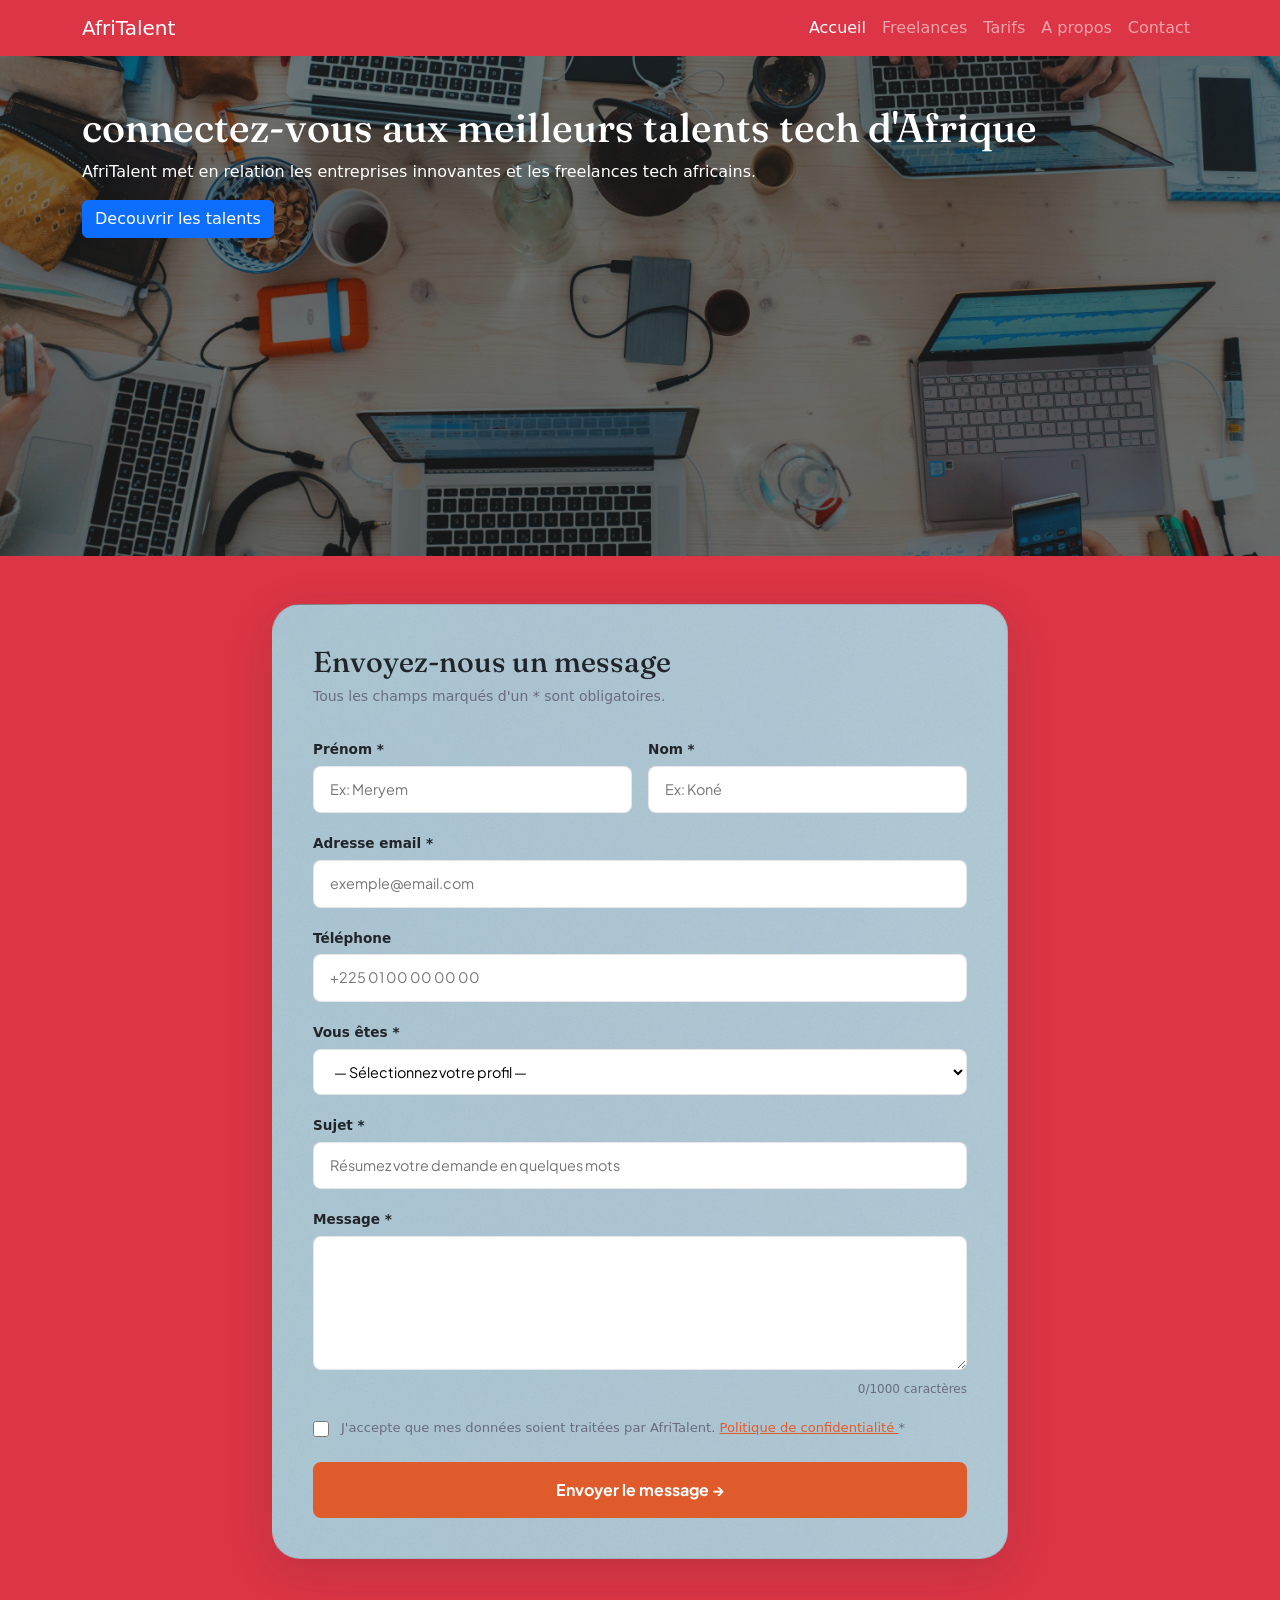
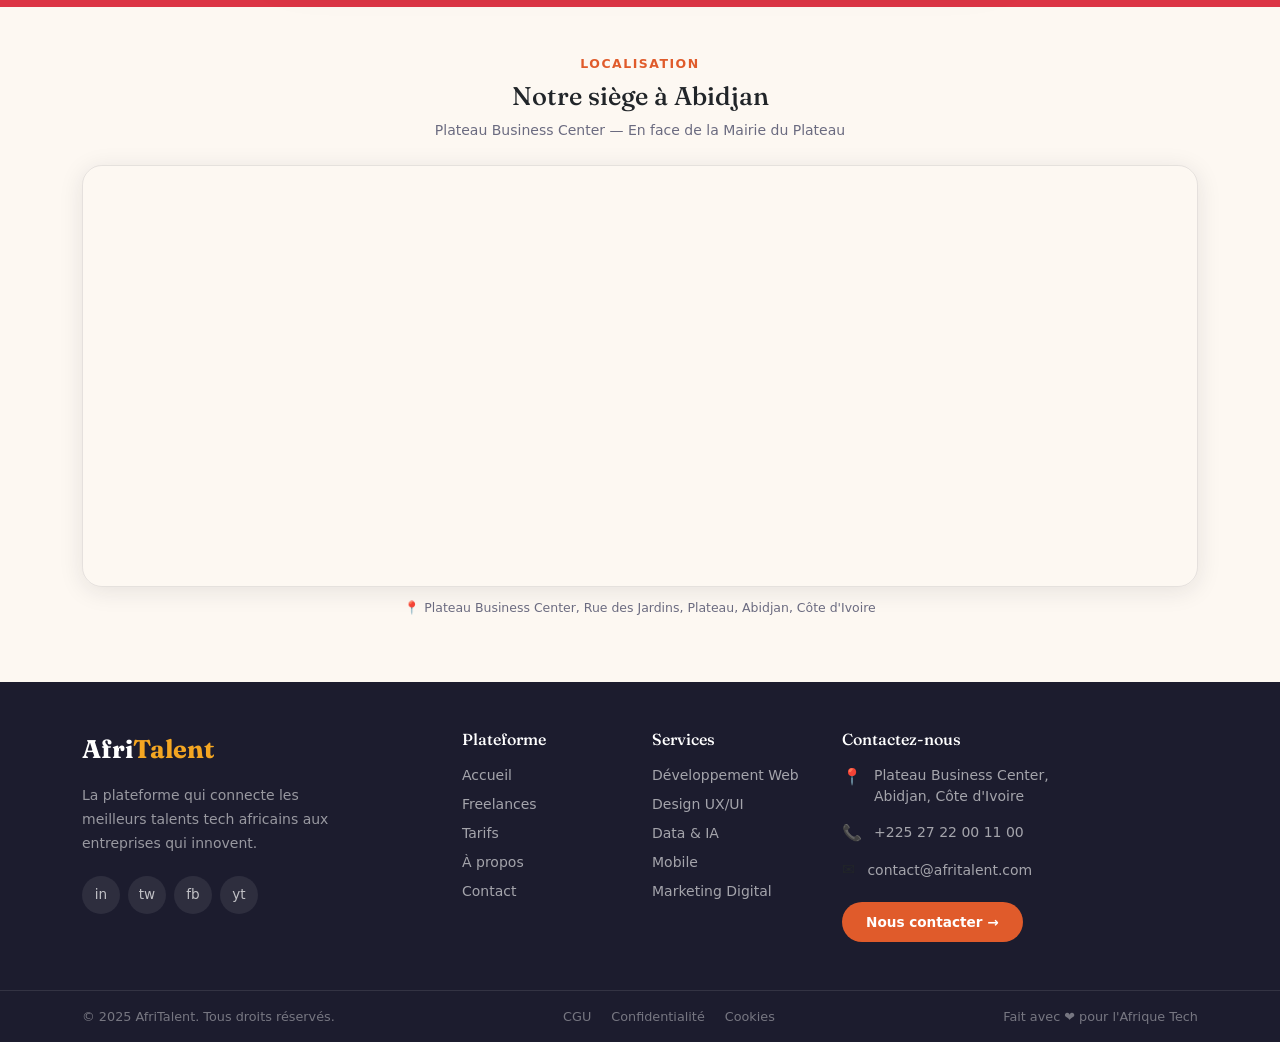
<file: Contact.html>
<!DOCTYPE html>
<html lang="en">
<head>
    <meta charset="UTF-8">
    <meta name="viewport" content="width=device-width, initial-scale=1.0">
    <title>AfriTalent</title>
    <link rel="stylesheet" href="css/index.css" type="text/css">
    
    <link href="https://cdn.jsdelivr.net/npm/bootstrap@5.3.0/dist/css/bootstrap.min.css"
rel="stylesheet">
</head>
<body>
       <!--=== SECTION MENU DE NAVIGATION ===-->

 <nav class="navbar navbar-expand-lg navbar-dark bg-danger sticky-top">
 <div class="container">
 <a class="navbar-brand" href="index.html">AfriTalent</a>
 <button class="navbar-toggler" type="button"
 data-bs-toggle="collapse"
 data-bs-target="#navMenu"
 aria-controls="navMenu"
 aria-expanded="false"
 aria-label="Toggle navigation">
 <span class="navbar-toggler-icon"></span>
 </button>
 <div class="collapse navbar-collapse" id="navMenu">
 <ul class="navbar-nav ms-auto">
 <li class="nav-item"><a class="nav-link active"
href="index.html">Accueil</a></li>
 <li class="nav-item"><a class="nav-link"
href="freelances.html">Freelances</a></li>
 <li class="nav-item"><a class="nav-link"
href="tarifs.html">Tarifs</a></li>
 <li class="nav-item"><a class="nav-link" href="about.html">A
propos</a></li>
 <li class="nav-item"><a class="nav-link"
href="contact.html">Contact</a></li>
 </ul>
 </div>
 </div>
</nav>
 <!-- Contenu principal -->
 <main>
 <!-- Section Hero : accroche principale -->
 <section id="hero">
 <div class="container py-5">
 <h1>connectez-vous aux meilleurs talents tech d'Afrique </h1>
 <p> AfriTalent met en relation les entreprises innovantes et les freelances tech africains.</p>
 <a href="freelances.html" class="btn btn-primary">Decouvrir les
talents</a>
 </div>
 </section>
 <!-- ═══ SECTION FORMULAIRE ═══ -->
<section class="py-5 bg-danger" >
  <div class="container">
    <div class="row justify-content-center">
      <div class="col-lg-8">
        <div class="contact-form-card">

          <!-- Titre -->
          <h2 style="font-family: var(--font-titre);
                      font-size: 1.8rem; 
                      margin-bottom: 0.4rem;">
            Envoyez-nous un message
          </h2>
          <p style="color: var(--text-muted); 
                     font-size: 0.875rem; 
                     margin-bottom: 2rem;">
            Tous les champs marqués d'un * sont obligatoires.
          </p>

          <!-- ✅ Message succès CACHÉ par défaut -->
          <div id="successMessage" 
               style="display: none;
                      background: #f0fdf4;
                      border: 1.5px solid #86efac;
                      border-radius: var(--radius);
                      padding: 2rem;
                      text-align: center;
                      margin-bottom: 1.5rem;">
            <div style="font-size: 2.5rem; margin-bottom: 0.5rem;">
              ✅
            </div>
            <h4 style="font-size: 1rem; margin-bottom: 0.25rem;
                        color: #15803d;">
              Message envoyé avec succès !
            </h4>
            <p style="font-size: 0.85rem; color: #16a34a; margin: 0;">
              Notre équipe vous répondra dans les 24h. Merci !
            </p>
          </div>

          <!-- Formulaire -->
          <form id="contactForm" novalidate>
            <div class="row g-3">

              <!-- Prénom -->
              <div class="col-md-6">
                <label style="font-weight: 600; 
                               font-size: 0.85rem; 
                               margin-bottom: 0.4rem;
                               display: block;">
                  Prénom *
                </label>
                <input type="text" 
                       id="prenom"
                       placeholder="Ex: Meryem"
                       style="width: 100%;
                              padding: 0.75rem 1rem;
                              border: 1.5px solid var(--border);
                              border-radius: var(--radius-sm);
                              font-family: var(--font-corps);
                              font-size: 0.9rem;
                              outline: none;
                              transition: border-color 0.2s;">
                <div id="err-prenom" 
                     style="display: none;
                            color: #dc2626; 
                            font-size: 0.78rem; 
                            margin-top: 0.3rem;">
                  ⚠️ Le prénom est requis (min. 2 caractères).
                </div>
              </div>

              <!-- Nom -->
              <div class="col-md-6">
                <label style="font-weight: 600; 
                               font-size: 0.85rem; 
                               margin-bottom: 0.4rem;
                               display: block;">
                  Nom *
                </label>
                <input type="text" 
                       id="nom"
                       placeholder="Ex: Koné"
                       style="width: 100%;
                              padding: 0.75rem 1rem;
                              border: 1.5px solid var(--border);
                              border-radius: var(--radius-sm);
                              font-family: var(--font-corps);
                              font-size: 0.9rem;
                              outline: none;
                              transition: border-color 0.2s;">
                <div id="err-nom" 
                     style="display: none;
                            color: #dc2626; 
                            font-size: 0.78rem; 
                            margin-top: 0.3rem;">
                  ⚠️ Le nom est requis (min. 2 caractères).
                </div>
              </div>

            </div>

            <!-- Email -->
            <div style="margin-top: 1.25rem;">
              <label style="font-weight: 600; 
                             font-size: 0.85rem; 
                             margin-bottom: 0.4rem;
                             display: block;">
                Adresse email *
              </label>
              <input type="email" 
                     id="email"
                     placeholder="exemple@email.com"
                     style="width: 100%;
                            padding: 0.75rem 1rem;
                            border: 1.5px solid var(--border);
                            border-radius: var(--radius-sm);
                            font-family: var(--font-corps);
                            font-size: 0.9rem;
                            outline: none;
                            transition: border-color 0.2s;">
              <div id="err-email" 
                   style="display: none;
                          color: #dc2626; 
                          font-size: 0.78rem; 
                          margin-top: 0.3rem;">
                ⚠️ Veuillez saisir une adresse email valide.
              </div>
            </div>

            <!-- Téléphone -->
            <div style="margin-top: 1.25rem;">
              <label style="font-weight: 600; 
                             font-size: 0.85rem; 
                             margin-bottom: 0.4rem;
                             display: block;">
                Téléphone
              </label>
              <input type="tel" 
                     id="telephone"
                     placeholder="+225 01 00 00 00 00"
                     style="width: 100%;
                            padding: 0.75rem 1rem;
                            border: 1.5px solid var(--border);
                            border-radius: var(--radius-sm);
                            font-family: var(--font-corps);
                            font-size: 0.9rem;
                            outline: none;
                            transition: border-color 0.2s;">
              <div id="err-telephone" 
                   style="display: none;
                          color: #dc2626; 
                          font-size: 0.78rem; 
                          margin-top: 0.3rem;">
                ⚠️ Format invalide. Exemple : +225 01 00 00 00 00
              </div>
            </div>

            <!-- Profil -->
            <div style="margin-top: 1.25rem;">
              <label style="font-weight: 600; 
                             font-size: 0.85rem; 
                             margin-bottom: 0.4rem;
                             display: block;">
                Vous êtes *
              </label>
              <select id="profil"
                      style="width: 100%;
                             padding: 0.75rem 1rem;
                             border: 1.5px solid var(--border);
                             border-radius: var(--radius-sm);
                             font-family: var(--font-corps);
                             font-size: 0.9rem;
                             outline: none;
                             cursor: pointer;
                             background: white;
                             transition: border-color 0.2s;">
                <option value="">— Sélectionnez votre profil —</option>
                <option value="entreprise">
                  Une entreprise cherchant des talents
                </option>
                <option value="freelance">
                  Un freelance souhaitant rejoindre AfriTalent
                </option>
                <option value="investisseur">
                  Un investisseur / partenaire
                </option>
                <option value="presse">Presse / Médias</option>
                <option value="autre">Autre</option>
              </select>
              <div id="err-profil" 
                   style="display: none;
                          color: #dc2626; 
                          font-size: 0.78rem; 
                          margin-top: 0.3rem;">
                ⚠️ Veuillez sélectionner votre profil.
              </div>
            </div>

            <!-- Sujet -->
            <div style="margin-top: 1.25rem;">
              <label style="font-weight: 600; 
                             font-size: 0.85rem; 
                             margin-bottom: 0.4rem;
                             display: block;">
                Sujet *
              </label>
              <input type="text" 
                     id="sujet"
                     placeholder="Résumez votre demande en quelques mots"
                     style="width: 100%;
                            padding: 0.75rem 1rem;
                            border: 1.5px solid var(--border);
                            border-radius: var(--radius-sm);
                            font-family: var(--font-corps);
                            font-size: 0.9rem;
                            outline: none;
                            transition: border-color 0.2s;">
              <div id="err-sujet" 
                   style="display: none;
                          color: #dc2626; 
                          font-size: 0.78rem; 
                          margin-top: 0.3rem;">
                ⚠️ Le sujet est requis (min. 5 caractères).
              </div>
            </div>

            <!-- Message -->
            <div style="margin-top: 1.25rem;">
              <label style="font-weight: 600; 
                             font-size: 0.85rem; 
                             margin-bottom: 0.4rem;
                             display: block;">
                Message *
              </label>
              <textarea id="message"
                        rows="5"
                        maxlength="1000"
                        placeholder="Décrivez votre projet, vos besoins..."
                        style="width: 100%;
                               padding: 0.75rem 1rem;
                               border: 1.5px solid var(--border);
                               border-radius: var(--radius-sm);
                               font-family: var(--font-corps);
                               font-size: 0.9rem;
                               outline: none;
                               resize: vertical;
                               transition: border-color 0.2s;">
              </textarea>
              <div style="text-align: right; 
                           font-size: 0.75rem; 
                           color: var(--text-muted);
                           margin-top: 0.2rem;">
                <span id="charCount">0</span>/1000 caractères
              </div>
              <div id="err-message" 
                   style="display: none;
                          color: #dc2626; 
                          font-size: 0.78rem; 
                          margin-top: 0.3rem;">
                ⚠️ Le message est requis (min. 20 caractères).
              </div>
            </div>

            <!-- RGPD -->
            <div style="margin-top: 1.25rem; 
                         display: flex; 
                         align-items: flex-start; 
                         gap: 0.75rem;">
              <input type="checkbox" 
                     id="rgpd"
                     style="margin-top: 3px;
                            accent-color: var(--terra);
                            width: 16px; 
                            height: 16px; 
                            cursor: pointer;
                            flex-shrink: 0;">
              <label for="rgpd" 
                     style="font-size: 0.82rem; 
                            color: var(--text-muted); 
                            cursor: pointer;">
                J'accepte que mes données soient traitées par AfriTalent.
                <a href="#" style="color: var(--terra);">
                  Politique de confidentialité
                </a> *
              </label>
            </div>
            <div id="err-rgpd" 
                 style="display: none;
                        color: #dc2626; 
                        font-size: 0.78rem; 
                        margin-top: 0.3rem;">
              ⚠️ Vous devez accepter la politique de confidentialité.
            </div>

            <!-- Bouton envoyer -->
            <button type="submit" 
                    id="submitBtn"
                    style="width: 100%;
                           margin-top: 1.5rem;
                           padding: 1rem;
                           background: var(--terra);
                           color: white;
                           border: none;
                           border-radius: var(--radius-sm);
                           font-family: var(--font-corps);
                           font-weight: 700;
                           font-size: 1rem;
                           cursor: pointer;
                           transition: background 0.2s;">
              Envoyer le message →
            </button>

          </form>
        </div>
      </div>
    </div>
  </div>
</section>

 <!-- ═══ SECTION LOCALISATION ═══ -->
<section class="py-5" style="background: var(--cream);">
  <div class="container">

    <!-- Titre -->
    <div class="text-center mb-4">
      <div class="section-label">Localisation</div>
      <h3 style="font-size: 1.6rem;">Notre siège à Abidjan</h3>
      <p style="color: var(--text-muted); font-size: 0.875rem;">
        Plateau Business Center — En face de la Mairie du Plateau
      </p>
    </div>

    <!-- Carte Google Maps -->
    <div class="map-wrapper">
      <iframe
        src="https://www.google.com/maps/embed?pb=!1m18!1m12!1m3!1d3972.6064780540586!2d-4.0247!3d5.3167!2m3!1f0!2f0!3f0!3m2!1i1024!2i768!4f13.1!3m3!1m2!1s0xfc1ea5311959867%3A0xbe80b0f8679d4612!2sAbidjan%2C%20Plateau!5e0!3m2!1sfr!2sci!4v1707000000000!5m2!1sfr!2sci"
        width="100%"
        height="420"
        style="border: 0; display: block;"
        allowfullscreen=""
        loading="lazy"
        title="Localisation AfriTalent Abidjan">
      </iframe>
    </div>

    <!-- Adresse sous la carte -->
    <p style="text-align: center; font-size: 0.78rem; 
               color: var(--text-muted); margin-top: 0.75rem;">
      📍 Plateau Business Center, Rue des Jardins, 
      Plateau, Abidjan, Côte d'Ivoire
    </p>

  </div>
</section>
 <!-- Pied de page -->
   <!-- ═══ FOOTER ═══ -->
<footer style="background: var(--charcoal);">

  <!-- Contenu principal -->
  <div class="container py-5">
    <div class="row g-4">

      <!-- Colonne 1 — Logo + description -->
      <div class="col-lg-4 col-md-6">
        <div style="
          font-family: var(--font-titre);
          font-weight: 700;
          font-size: 1.6rem;
          color: var(--white);
          margin-bottom: 1rem;">
          Afri<span style="color: var(--gold);">Talent</span>
        </div>
        <p style="
          color: rgba(255,255,255,0.55);
          font-size: 0.875rem;
          line-height: 1.7;
          max-width: 280px;">
          La plateforme qui connecte les meilleurs talents 
          tech africains aux entreprises qui innovent.
        </p>
        <!-- Réseaux sociaux -->
        <div style="
          display: flex;
          gap: 0.5rem;
          margin-top: 1.25rem;">
          <a href="#" style="
            width: 38px; height: 38px;
            background: rgba(255,255,255,0.08);
            border-radius: 50%;
            display: flex;
            align-items: center;
            justify-content: center;
            color: rgba(255,255,255,0.7);
            text-decoration: none;
            font-size: 0.85rem;
            transition: background 0.2s;">
            in
          </a>
          <a href="#" style="
            width: 38px; height: 38px;
            background: rgba(255,255,255,0.08);
            border-radius: 50%;
            display: flex;
            align-items: center;
            justify-content: center;
            color: rgba(255,255,255,0.7);
            text-decoration: none;
            font-size: 0.85rem;
            transition: background 0.2s;">
            tw
          </a>
          <a href="#" style="
            width: 38px; height: 38px;
            background: rgba(255,255,255,0.08);
            border-radius: 50%;
            display: flex;
            align-items: center;
            justify-content: center;
            color: rgba(255,255,255,0.7);
            text-decoration: none;
            font-size: 0.85rem;
            transition: background 0.2s;">
            fb
          </a>
          <a href="#" style="
            width: 38px; height: 38px;
            background: rgba(255,255,255,0.08);
            border-radius: 50%;
            display: flex;
            align-items: center;
            justify-content: center;
            color: rgba(255,255,255,0.7);
            text-decoration: none;
            font-size: 0.85rem;
            transition: background 0.2s;">
            yt
          </a>
        </div>
      </div>

      <!-- Colonne 2 — Plateforme -->
      <div class="col-lg-2 col-md-6 col-6">
        <h5 style="
          font-family: var(--font-titre);
          color: var(--white);
          font-size: 1rem;
          margin-bottom: 1rem;">
          Plateforme
        </h5>
        <div style="
          display: flex;
          flex-direction: column;
          gap: 0.5rem;">
          <a href="INDEX.html" style="
            color: rgba(255,255,255,0.6);
            text-decoration: none;
            font-size: 0.875rem;
            transition: color 0.2s;">
            Accueil
          </a>
          <a href="freelances.html" style="
            color: rgba(255,255,255,0.6);
            text-decoration: none;
            font-size: 0.875rem;
            transition: color 0.2s;">
            Freelances
          </a>
          <a href="tarifs.html" style="
            color: rgba(255,255,255,0.6);
            text-decoration: none;
            font-size: 0.875rem;
            transition: color 0.2s;">
            Tarifs
          </a>
          <a href="ABOUT.html" style="
            color: rgba(255,255,255,0.6);
            text-decoration: none;
            font-size: 0.875rem;
            transition: color 0.2s;">
            À propos
          </a>
          <a href="Contact.html" style="
            color: rgba(255,255,255,0.6);
            text-decoration: none;
            font-size: 0.875rem;
            transition: color 0.2s;">
            Contact
          </a>
        </div>
      </div>

      <!-- Colonne 3 — Services -->
      <div class="col-lg-2 col-md-6 col-6">
        <h5 style="
          font-family: var(--font-titre);
          color: var(--white);
          font-size: 1rem;
          margin-bottom: 1rem;">
          Services
        </h5>
        <div style="
          display: flex;
          flex-direction: column;
          gap: 0.5rem;">
          <a href="freelances.html" style="
            color: rgba(255,255,255,0.6);
            text-decoration: none;
            font-size: 0.875rem;">
            Développement Web
          </a>
          <a href="freelances.html" style="
            color: rgba(255,255,255,0.6);
            text-decoration: none;
            font-size: 0.875rem;">
            Design UX/UI
          </a>
          <a href="freelances.html" style="
            color: rgba(255,255,255,0.6);
            text-decoration: none;
            font-size: 0.875rem;">
            Data & IA
          </a>
          <a href="freelances.html" style="
            color: rgba(255,255,255,0.6);
            text-decoration: none;
            font-size: 0.875rem;">
            Mobile
          </a>
          <a href="freelances.html" style="
            color: rgba(255,255,255,0.6);
            text-decoration: none;
            font-size: 0.875rem;">
            Marketing Digital
          </a>
        </div>
      </div>

      <!-- Colonne 4 — Contact -->
      <div class="col-lg-4 col-md-6">
        <h5 style="
          font-family: var(--font-titre);
          color: var(--white);
          font-size: 1rem;
          margin-bottom: 1rem;">
          Contactez-nous
        </h5>

        <!-- Adresse -->
        <div style="
          display: flex;
          gap: 0.75rem;
          margin-bottom: 0.85rem;
          align-items: flex-start;">
          <span style="font-size: 1rem;">📍</span>
          <p style="
            color: rgba(255,255,255,0.6);
            font-size: 0.875rem;
            margin: 0;">
            Plateau Business Center,<br>
            Abidjan, Côte d'Ivoire
          </p>
        </div>

        <!-- Téléphone -->
        <div style="
          display: flex;
          gap: 0.75rem;
          margin-bottom: 0.85rem;
          align-items: center;">
          <span style="font-size: 1rem;">📞</span>
          <p style="
            color: rgba(255,255,255,0.6);
            font-size: 0.875rem;
            margin: 0;">
            +225 27 22 00 11 00
          </p>
        </div>

        <!-- Email -->
        <div style="
          display: flex;
          gap: 0.75rem;
          margin-bottom: 1.25rem;
          align-items: center;">
          <span style="font-size: 1rem;">✉️</span>
          <p style="
            color: rgba(255,255,255,0.6);
            font-size: 0.875rem;
            margin: 0;">
            contact@afritalent.com
          </p>
        </div>

        <!-- Bouton contact -->
        <a href="Contact.html" style="
          display: inline-block;
          background: var(--terra);
          color: var(--white);
          border-radius: 50px;
          padding: 0.6rem 1.5rem;
          font-size: 0.85rem;
          font-weight: 700;
          text-decoration: none;
          transition: background 0.2s;">
          Nous contacter →
        </a>

      </div>

    </div>
  </div>

  <!-- Ligne de séparation -->
  <div style="
    border-top: 1px solid rgba(255,255,255,0.1);">
    <div class="container py-3">
      <div class="d-flex flex-wrap justify-content-between
                  align-items-center gap-2">

        <!-- Copyright -->
        <p style="
          color: rgba(255,255,255,0.4);
          font-size: 0.8rem;
          margin: 0;">
          © 2025 AfriTalent. Tous droits réservés.
        </p>

        <!-- Liens légaux -->
        <div style="display: flex; gap: 1.25rem;">
          <a href="#" style="
            color: rgba(255,255,255,0.4);
            font-size: 0.8rem;
            text-decoration: none;">
            CGU
          </a>
          <a href="#" style="
            color: rgba(255,255,255,0.4);
            font-size: 0.8rem;
            text-decoration: none;">
            Confidentialité
          </a>
          <a href="#" style="
            color: rgba(255,255,255,0.4);
            font-size: 0.8rem;
            text-decoration: none;">
            Cookies
          </a>
        </div>

        <!-- Fait avec amour -->
        <p style="
          color: rgba(255,255,255,0.4);
          font-size: 0.8rem;
          margin: 0;">
          Fait avec ❤️ pour l'Afrique Tech
        </p>

      </div>
    </div>
  </div>

</footer>
 <script
src="https://cdn.jsdelivr.net/npm/bootstrap@5.3.0/dist/js/bootstrap.bundle.min.js"
></script>
 <script src="main.js"></script>
       
<script>
  // Compteur caractères
  document.getElementById('message').addEventListener('input', () => {
    document.getElementById('charCount').textContent =
      document.getElementById('message').value.length;
  });

  // Soumission
  document.getElementById('contactForm').addEventListener('submit',
  function(e) {
    e.preventDefault();
    let isValid = true;

    // Reset toutes les erreurs
    document.querySelectorAll('[id^="err-"]').forEach(el => {
      el.style.display = 'none';
    });

    const prenom  = document.getElementById('prenom').value.trim();
    const nom     = document.getElementById('nom').value.trim();
    const email   = document.getElementById('email').value.trim();
    const profil  = document.getElementById('profil').value;
    const sujet   = document.getElementById('sujet').value.trim();
    const message = document.getElementById('message').value.trim();
    const rgpd    = document.getElementById('rgpd').checked;

    if (prenom.length < 2) {
      document.getElementById('err-prenom').style.display = 'block';
      isValid = false;
    }
    if (nom.length < 2) {
      document.getElementById('err-nom').style.display = 'block';
      isValid = false;
    }
    if (!/^[^\s@]+@[^\s@]+\.[^\s@]+$/.test(email)) {
      document.getElementById('err-email').style.display = 'block';
      isValid = false;
    }
    if (!profil) {
      document.getElementById('err-profil').style.display = 'block';
      isValid = false;
    }
    if (sujet.length < 5) {
      document.getElementById('err-sujet').style.display = 'block';
      isValid = false;
    }
    if (message.length < 20) {
      document.getElementById('err-message').style.display = 'block';
      isValid = false;
    }
    if (!rgpd) {
      document.getElementById('err-rgpd').style.display = 'block';
      isValid = false;
    }

    if (!isValid) return;

    // Simulation envoi
    const btn = document.getElementById('submitBtn');
    btn.textContent = 'Envoi en cours...';
    btn.disabled = true;

    setTimeout(() => {
      document.getElementById('contactForm').style.display = 'none';
      document.getElementById('successMessage').style.display = 'block';
    }, 1200);

  });
</script>

</body>
</html>
</file>
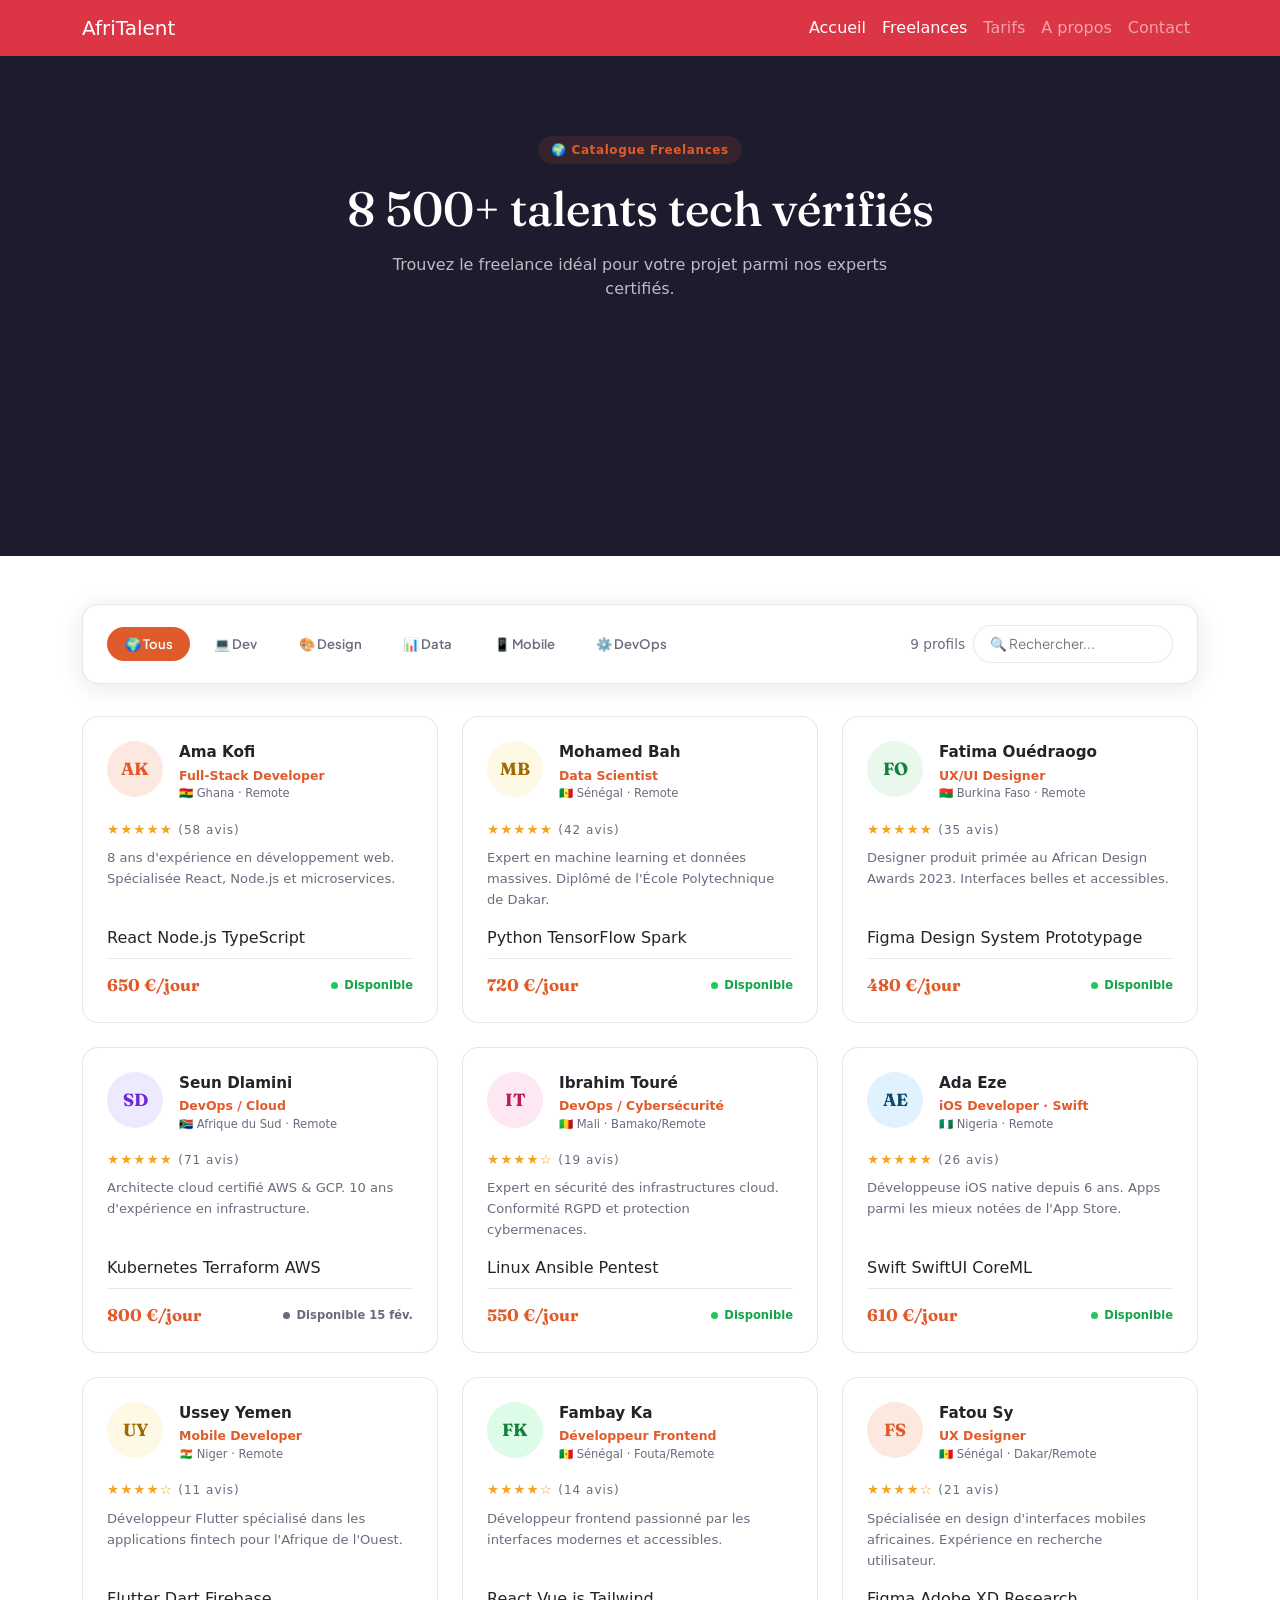
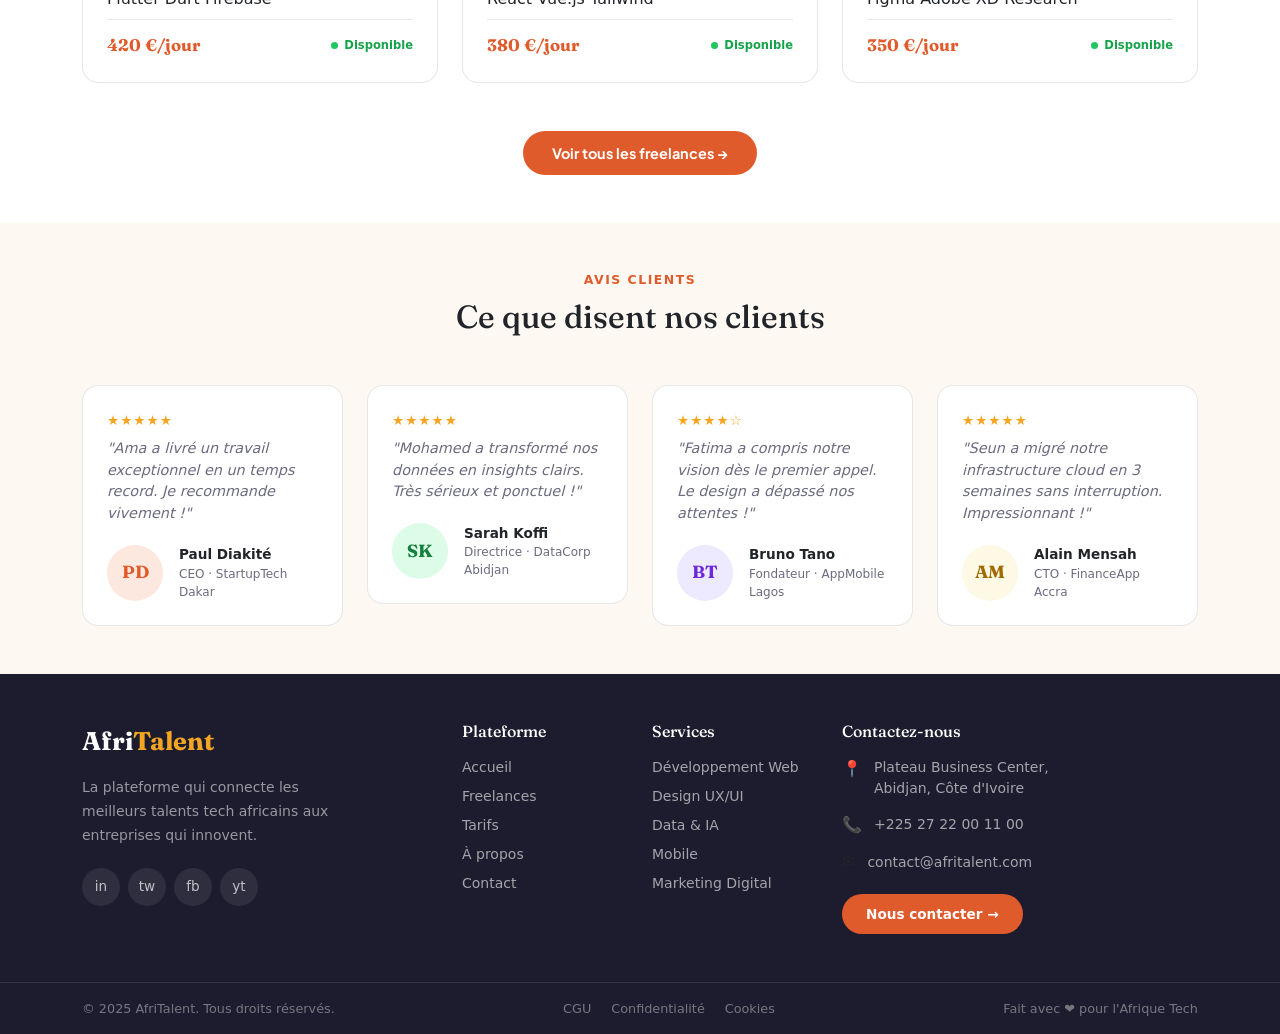
<file: freelances.html>
<!DOCTYPE html>
<html lang="en">
<head>
    <meta charset="UTF-8">
    <meta name="viewport" content="width=device-width, initial-scale=1.0">
    <title>AfriTalent</title>
    <link href="css/index.css" rel="stylesheet" type="text/css">
    <link href="https://cdn.jsdelivr.net/npm/bootstrap@5.3.0/dist/css/bootstrap.min.css"
rel="stylesheet">
</head>
<body>
     <!--=== SECTION MENU DE NAVIGATION ===-->

    <nav class="navbar navbar-expand-lg navbar-dark  bg-danger sticky-top">
 <div class="container">
 <a class="navbar-brand" href="index.html">AfriTalent</a>
 <button class="navbar-toggler" type="button"
 data-bs-toggle="collapse"
 data-bs-target="#navMenu"
 aria-controls="navMenu"
 aria-expanded="false"
 aria-label="Toggle navigation">
 <span class="navbar-toggler-icon"></span>
 </button>
 <div class="collapse navbar-collapse" id="navMenu">
 <ul class="navbar-nav ms-auto">
 <li class="nav-item"><a class="nav-link active"
href="index.html">Accueil</a></li>
 <li class="nav-item"><a class="nav-link"
href="freelances.html">Freelances</a></li>
 <li class="nav-item"><a class="nav-link"
href="tarifs.html">Tarifs</a></li>
 <li class="nav-item"><a class="nav-link" href="about.html">A
propos</a></li>
 <li class="nav-item"><a class="nav-link"
href="contact.html">Contact</a></li>
 </ul>
 </div>
 </div>
</nav>
<main>

<!-- ═══ HERO ═══ -->
<section id="hero" style="
  background: var(--charcoal);
  padding: 5rem 0;
  text-align: center;">
  <div class="container">
    <div class="at-badge mb-3">🌍 Catalogue Freelances</div>
    <h1 style="
      font-family: var(--font-titre);
      color: var(--white);
      font-size: clamp(1.8rem, 4vw, 3rem);
      margin-bottom: 1rem;">
      8 500+ talents tech vérifiés
    </h1>
    <p style="
      color: rgba(255,255,255,0.7);
      max-width: 500px;
      margin: 0 auto;
      font-size: 1rem;">
      Trouvez le freelance idéal pour votre projet
      parmi nos experts certifiés.
    </p>
  </div>
</section>


<!-- ═══ FILTRES + GRILLE FREELANCES ═══ -->
<section class="py-5">
  <div class="container">

    <!-- Barre filtres + recherche -->
    <div style="
      background: var(--white);
      border: 1.5px solid var(--border);
      border-radius: var(--radius);
      padding: 1.25rem 1.5rem;
      margin-bottom: 2rem;
      box-shadow: var(--shadow);">

      <div class="d-flex flex-column flex-md-row
                  justify-content-between
                  align-items-md-center gap-3">

        <!-- Filtres -->
        <div style="display:flex;flex-wrap:wrap;gap:0.4rem;">
          <button class="filter-btn active"
                  data-filter="tous">
            🌍 Tous
          </button>
          <button class="filter-btn" data-filter="dev">
            💻 Dev
          </button>
          <button class="filter-btn" data-filter="design">
            🎨 Design
          </button>
          <button class="filter-btn" data-filter="data">
            📊 Data
          </button>
          <button class="filter-btn" data-filter="mobile">
            📱 Mobile
          </button>
          <button class="filter-btn" data-filter="devops">
            ⚙️ DevOps
          </button>
        </div>

        <!-- Compteur + Recherche -->
        <div class="d-flex align-items-center gap-2">
          <span id="result-count" style="
            font-size: 0.85rem;
            color: var(--text-muted);
            font-weight: 500;
            white-space: nowrap;">
            9 profils
          </span>
          <input type="text"
                 id="search-input"
                 placeholder="🔍 Rechercher..."
                 style="
                   border: 1.5px solid var(--border);
                   border-radius: 50px;
                   padding: 0.5rem 1rem;
                   font-family: var(--font-corps);
                   font-size: 0.85rem;
                   outline: none;
                   width: 200px;
                   transition: border-color 0.2s;">
        </div>

      </div>
    </div>

    <!-- Grille freelances -->
    <div class="row g-4" id="freelance-grid">

      <!-- Carte 1 — Dev -->
      <div class="col-md-6 col-lg-4 fl-item"
           data-cat="dev"
           data-name="ama kofi react node">
        <div class="freelance-card">
          <div class="fl-top">
            <div class="fl-avatar"
                 style="background:#fde8df;
                        color:var(--terra);">
              AK
            </div>
            <div>
              <div class="fl-name">Ama Kofi</div>
              <div class="fl-role">Full-Stack Developer</div>
              <div class="fl-country">🇬🇭 Ghana · Remote</div>
            </div>
          </div>
          <div class="stars mb-2">★★★★★
            <span style="font-size:0.75rem;
                         color:var(--text-muted);">
              (58 avis)
            </span>
          </div>
          <p class="fl-bio">
            8 ans d'expérience en développement web.
            Spécialisée React, Node.js et microservices.
          </p>
          <div class="mb-2">
            <span class="skill-tag">React</span>
            <span class="skill-tag">Node.js</span>
            <span class="skill-tag">TypeScript</span>
          </div>
          <div class="fl-footer">
            <div class="fl-tjm">650 €/jour</div>
            <div class="fl-avail">
              <div class="fl-avail-dot"></div>
              Disponible
            </div>
          </div>
        </div>
      </div>

      <!-- Carte 2 — Data -->
      <div class="col-md-6 col-lg-4 fl-item"
           data-cat="data"
           data-name="mohamed bah python data">
        <div class="freelance-card">
          <div class="fl-top">
            <div class="fl-avatar"
                 style="background:#fef9e5;
                        color:#a06a00;">
              MB
            </div>
            <div>
              <div class="fl-name">Mohamed Bah</div>
              <div class="fl-role">Data Scientist</div>
              <div class="fl-country">🇸🇳 Sénégal · Remote</div>
            </div>
          </div>
          <div class="stars mb-2">★★★★★
            <span style="font-size:0.75rem;
                         color:var(--text-muted);">
              (42 avis)
            </span>
          </div>
          <p class="fl-bio">
            Expert en machine learning et données massives.
            Diplômé de l'École Polytechnique de Dakar.
          </p>
          <div class="mb-2">
            <span class="skill-tag">Python</span>
            <span class="skill-tag">TensorFlow</span>
            <span class="skill-tag">Spark</span>
          </div>
          <div class="fl-footer">
            <div class="fl-tjm">720 €/jour</div>
            <div class="fl-avail">
              <div class="fl-avail-dot"></div>
              Disponible
            </div>
          </div>
        </div>
      </div>

      <!-- Carte 3 — Design -->
      <div class="col-md-6 col-lg-4 fl-item"
           data-cat="design"
           data-name="fatima ouedraogo ux design figma">
        <div class="freelance-card">
          <div class="fl-top">
            <div class="fl-avatar"
                 style="background:#e8f8ed;
                        color:#15803d;">
              FO
            </div>
            <div>
              <div class="fl-name">Fatima Ouédraogo</div>
              <div class="fl-role">UX/UI Designer</div>
              <div class="fl-country">
                🇧🇫 Burkina Faso · Remote
              </div>
            </div>
          </div>
          <div class="stars mb-2">★★★★★
            <span style="font-size:0.75rem;
                         color:var(--text-muted);">
              (35 avis)
            </span>
          </div>
          <p class="fl-bio">
            Designer produit primée au African Design
            Awards 2023. Interfaces belles et accessibles.
          </p>
          <div class="mb-2">
            <span class="skill-tag">Figma</span>
            <span class="skill-tag">Design System</span>
            <span class="skill-tag">Prototypage</span>
          </div>
          <div class="fl-footer">
            <div class="fl-tjm">480 €/jour</div>
            <div class="fl-avail">
              <div class="fl-avail-dot"></div>
              Disponible
            </div>
          </div>
        </div>
      </div>

      <!-- Carte 4 — DevOps -->
      <div class="col-md-6 col-lg-4 fl-item"
           data-cat="devops"
           data-name="seun dlamini devops cloud kubernetes">
        <div class="freelance-card">
          <div class="fl-top">
            <div class="fl-avatar"
                 style="background:#ede9fe;
                        color:#6d28d9;">
              SD
            </div>
            <div>
              <div class="fl-name">Seun Dlamini</div>
              <div class="fl-role">DevOps / Cloud</div>
              <div class="fl-country">
                🇿🇦 Afrique du Sud · Remote
              </div>
            </div>
          </div>
          <div class="stars mb-2">★★★★★
            <span style="font-size:0.75rem;
                         color:var(--text-muted);">
              (71 avis)
            </span>
          </div>
          <p class="fl-bio">
            Architecte cloud certifié AWS & GCP.
            10 ans d'expérience en infrastructure.
          </p>
          <div class="mb-2">
            <span class="skill-tag">Kubernetes</span>
            <span class="skill-tag">Terraform</span>
            <span class="skill-tag">AWS</span>
          </div>
          <div class="fl-footer">
            <div class="fl-tjm">800 €/jour</div>
            <div class="fl-avail busy">
              <div class="fl-avail-dot"></div>
              Disponible 15 fév.
            </div>
          </div>
        </div>
      </div>

      <!-- Carte 5 — DevOps -->
      <div class="col-md-6 col-lg-4 fl-item"
           data-cat="devops"
           data-name="ibrahim toure devops securite mali">
        <div class="freelance-card">
          <div class="fl-top">
            <div class="fl-avatar"
                 style="background:#fce7f3;
                        color:#be185d;">
              IT
            </div>
            <div>
              <div class="fl-name">Ibrahim Touré</div>
              <div class="fl-role">DevOps / Cybersécurité</div>
              <div class="fl-country">
                🇲🇱 Mali · Bamako/Remote
              </div>
            </div>
          </div>
          <div class="stars mb-2">★★★★☆
            <span style="font-size:0.75rem;
                         color:var(--text-muted);">
              (19 avis)
            </span>
          </div>
          <p class="fl-bio">
            Expert en sécurité des infrastructures cloud.
            Conformité RGPD et protection cybermenaces.
          </p>
          <div class="mb-2">
            <span class="skill-tag">Linux</span>
            <span class="skill-tag">Ansible</span>
            <span class="skill-tag">Pentest</span>
          </div>
          <div class="fl-footer">
            <div class="fl-tjm">550 €/jour</div>
            <div class="fl-avail">
              <div class="fl-avail-dot"></div>
              Disponible
            </div>
          </div>
        </div>
      </div>

      <!-- Carte 6 — Mobile -->
      <div class="col-md-6 col-lg-4 fl-item"
           data-cat="mobile"
           data-name="ada eze ios swift nigeria">
        <div class="freelance-card">
          <div class="fl-top">
            <div class="fl-avatar"
                 style="background:#e0f2fe;
                        color:#0c4a6e;">
              AE
            </div>
            <div>
              <div class="fl-name">Ada Eze</div>
              <div class="fl-role">iOS Developer · Swift</div>
              <div class="fl-country">
                🇳🇬 Nigeria · Remote
              </div>
            </div>
          </div>
          <div class="stars mb-2">★★★★★
            <span style="font-size:0.75rem;
                         color:var(--text-muted);">
              (26 avis)
            </span>
          </div>
          <p class="fl-bio">
            Développeuse iOS native depuis 6 ans.
            Apps parmi les mieux notées de l'App Store.
          </p>
          <div class="mb-2">
            <span class="skill-tag">Swift</span>
            <span class="skill-tag">SwiftUI</span>
            <span class="skill-tag">CoreML</span>
          </div>
          <div class="fl-footer">
            <div class="fl-tjm">610 €/jour</div>
            <div class="fl-avail">
              <div class="fl-avail-dot"></div>
              Disponible
            </div>
          </div>
        </div>
      </div>

      <!-- Carte 7 — Mobile -->
      <div class="col-md-6 col-lg-4 fl-item"
           data-cat="mobile"
           data-name="ussey yemen flutter mobile niger">
        <div class="freelance-card">
          <div class="fl-top">
            <div class="fl-avatar"
                 style="background:#fef9e5;
                        color:#a06a00;">
              UY
            </div>
            <div>
              <div class="fl-name">Ussey Yemen</div>
              <div class="fl-role">Mobile Developer</div>
              <div class="fl-country">
                🇳🇪 Niger · Remote
              </div>
            </div>
          </div>
          <div class="stars mb-2">★★★★☆
            <span style="font-size:0.75rem;
                         color:var(--text-muted);">
              (11 avis)
            </span>
          </div>
          <p class="fl-bio">
            Développeur Flutter spécialisé dans les
            applications fintech pour l'Afrique de l'Ouest.
          </p>
          <div class="mb-2">
            <span class="skill-tag">Flutter</span>
            <span class="skill-tag">Dart</span>
            <span class="skill-tag">Firebase</span>
          </div>
          <div class="fl-footer">
            <div class="fl-tjm">420 €/jour</div>
            <div class="fl-avail">
              <div class="fl-avail-dot"></div>
              Disponible
            </div>
          </div>
        </div>
      </div>

      <!-- Carte 8 — Dev -->
      <div class="col-md-6 col-lg-4 fl-item"
           data-cat="dev"
           data-name="fambay ka frontend react senegal">
        <div class="freelance-card">
          <div class="fl-top">
            <div class="fl-avatar"
                 style="background:#dcfce7;
                        color:#15803d;">
              FK
            </div>
            <div>
              <div class="fl-name">Fambay Ka</div>
              <div class="fl-role">Développeur Frontend</div>
              <div class="fl-country">
                🇸🇳 Sénégal · Fouta/Remote
              </div>
            </div>
          </div>
          <div class="stars mb-2">★★★★☆
            <span style="font-size:0.75rem;
                         color:var(--text-muted);">
              (14 avis)
            </span>
          </div>
          <p class="fl-bio">
            Développeur frontend passionné par les
            interfaces modernes et accessibles.
          </p>
          <div class="mb-2">
            <span class="skill-tag">React</span>
            <span class="skill-tag">Vue.js</span>
            <span class="skill-tag">Tailwind</span>
          </div>
          <div class="fl-footer">
            <div class="fl-tjm">380 €/jour</div>
            <div class="fl-avail">
              <div class="fl-avail-dot"></div>
              Disponible
            </div>
          </div>
        </div>
      </div>

      <!-- Carte 9 — Design -->
      <div class="col-md-6 col-lg-4 fl-item"
           data-cat="design"
           data-name="fatou sy ux design dakar senegal">
        <div class="freelance-card">
          <div class="fl-top">
            <div class="fl-avatar"
                 style="background:#fde8df;
                        color:var(--terra);">
              FS
            </div>
            <div>
              <div class="fl-name">Fatou Sy</div>
              <div class="fl-role">UX Designer</div>
              <div class="fl-country">
                🇸🇳 Sénégal · Dakar/Remote
              </div>
            </div>
          </div>
          <div class="stars mb-2">★★★★☆
            <span style="font-size:0.75rem;
                         color:var(--text-muted);">
              (21 avis)
            </span>
          </div>
          <p class="fl-bio">
            Spécialisée en design d'interfaces mobiles
            africaines. Expérience en recherche utilisateur.
          </p>
          <div class="mb-2">
            <span class="skill-tag">Figma</span>
            <span class="skill-tag">Adobe XD</span>
            <span class="skill-tag">Research</span>
          </div>
          <div class="fl-footer">
            <div class="fl-tjm">350 €/jour</div>
            <div class="fl-avail">
              <div class="fl-avail-dot"></div>
              Disponible
            </div>
          </div>
        </div>
      </div>

    </div>

    <!-- Aucun résultat -->
    <div id="no-results" style="
      display: none;
      text-align: center;
      padding: 4rem 0;
      color: var(--text-muted);">
      <div style="font-size:3rem;margin-bottom:1rem;">🔍</div>
      <h4>Aucun profil trouvé</h4>
      <p>Essayez une autre catégorie ou recherche.</p>
    </div>

    <!-- Bouton voir plus -->
    <div class="text-center mt-5">
      <a href="#" class="btn-terra">
        Voir tous les freelances →
      </a>
    </div>

  </div>
</section>


<!-- ═══ SECTION AVIS CLIENTS ═══ -->
<section class="py-5" style="background: var(--cream);">
  <div class="container">

    <div class="text-center mb-5">
      <div class="section-label">Avis clients</div>
      <h2 style="
        font-family: var(--font-titre);
        font-size: 2rem;">
        Ce que disent nos clients
      </h2>
    </div>

    <div class="row g-4">

      <!-- Avis 1 -->
      <div class="col-md-6 col-lg-3">
        <div class="at-card">
          <div class="stars mb-2">★★★★★</div>
          <p style="
            font-size: 0.9rem;
            color: var(--text-muted);
            font-style: italic;
            margin-bottom: 1.25rem;">
            "Ama a livré un travail exceptionnel en un
             temps record. Je recommande vivement !"
          </p>
          <div class="d-flex align-items-center gap-3">
            <div class="avatar-circle"
                 style="background:#fde8df;
                        color:var(--terra);">
              PD
            </div>
            <div>
              <div style="font-weight:700;font-size:0.85rem;">
                Paul Diakité
              </div>
              <div style="font-size:0.75rem;
                           color:var(--text-muted);">
                CEO · StartupTech Dakar
              </div>
            </div>
          </div>
        </div>
      </div>

      <!-- Avis 2 -->
      <div class="col-md-6 col-lg-3">
        <div class="at-card">
          <div class="stars mb-2">★★★★★</div>
          <p style="
            font-size: 0.9rem;
            color: var(--text-muted);
            font-style: italic;
            margin-bottom: 1.25rem;">
            "Mohamed a transformé nos données en insights
             clairs. Très sérieux et ponctuel !"
          </p>
          <div class="d-flex align-items-center gap-3">
            <div class="avatar-circle"
                 style="background:#dcfce7;
                        color:#15803d;">
              SK
            </div>
            <div>
              <div style="font-weight:700;font-size:0.85rem;">
                Sarah Koffi
              </div>
              <div style="font-size:0.75rem;
                           color:var(--text-muted);">
                Directrice · DataCorp Abidjan
              </div>
            </div>
          </div>
        </div>
      </div>

      <!-- Avis 3 -->
      <div class="col-md-6 col-lg-3">
        <div class="at-card">
          <div class="stars mb-2">★★★★☆</div>
          <p style="
            font-size: 0.9rem;
            color: var(--text-muted);
            font-style: italic;
            margin-bottom: 1.25rem;">
            "Fatima a compris notre vision dès le premier
             appel. Le design a dépassé nos attentes !"
          </p>
          <div class="d-flex align-items-center gap-3">
            <div class="avatar-circle"
                 style="background:#ede9fe;
                        color:#6d28d9;">
              BT
            </div>
            <div>
              <div style="font-weight:700;font-size:0.85rem;">
                Bruno Tano
              </div>
              <div style="font-size:0.75rem;
                           color:var(--text-muted);">
                Fondateur · AppMobile Lagos
              </div>
            </div>
          </div>
        </div>
      </div>

      <!-- Avis 4 -->
      <div class="col-md-6 col-lg-3">
        <div class="at-card">
          <div class="stars mb-2">★★★★★</div>
          <p style="
            font-size: 0.9rem;
            color: var(--text-muted);
            font-style: italic;
            margin-bottom: 1.25rem;">
            "Seun a migré notre infrastructure cloud en
             3 semaines sans interruption. Impressionnant !"
          </p>
          <div class="d-flex align-items-center gap-3">
            <div class="avatar-circle"
                 style="background:#fef9e5;
                        color:#a06a00;">
              AM
            </div>
            <div>
              <div style="font-weight:700;font-size:0.85rem;">
                Alain Mensah
              </div>
              <div style="font-size:0.75rem;
                           color:var(--text-muted);">
                CTO · FinanceApp Accra
              </div>
            </div>
          </div>
        </div>
      </div>

    </div>
  </div>
</section>

</main>
  <!-- ═══ FOOTER ═══ -->
<footer style="background: var(--charcoal);">

  <!-- Contenu principal -->
  <div class="container py-5">
    <div class="row g-4">

      <!-- Colonne 1 — Logo + description -->
      <div class="col-lg-4 col-md-6">
        <div style="
          font-family: var(--font-titre);
          font-weight: 700;
          font-size: 1.6rem;
          color: var(--white);
          margin-bottom: 1rem;">
          Afri<span style="color: var(--gold);">Talent</span>
        </div>
        <p style="
          color: rgba(255,255,255,0.55);
          font-size: 0.875rem;
          line-height: 1.7;
          max-width: 280px;">
          La plateforme qui connecte les meilleurs talents 
          tech africains aux entreprises qui innovent.
        </p>
        <!-- Réseaux sociaux -->
        <div style="
          display: flex;
          gap: 0.5rem;
          margin-top: 1.25rem;">
          <a href="#" style="
            width: 38px; height: 38px;
            background: rgba(255,255,255,0.08);
            border-radius: 50%;
            display: flex;
            align-items: center;
            justify-content: center;
            color: rgba(255,255,255,0.7);
            text-decoration: none;
            font-size: 0.85rem;
            transition: background 0.2s;">
            in
          </a>
          <a href="#" style="
            width: 38px; height: 38px;
            background: rgba(255,255,255,0.08);
            border-radius: 50%;
            display: flex;
            align-items: center;
            justify-content: center;
            color: rgba(255,255,255,0.7);
            text-decoration: none;
            font-size: 0.85rem;
            transition: background 0.2s;">
            tw
          </a>
          <a href="#" style="
            width: 38px; height: 38px;
            background: rgba(255,255,255,0.08);
            border-radius: 50%;
            display: flex;
            align-items: center;
            justify-content: center;
            color: rgba(255,255,255,0.7);
            text-decoration: none;
            font-size: 0.85rem;
            transition: background 0.2s;">
            fb
          </a>
          <a href="#" style="
            width: 38px; height: 38px;
            background: rgba(255,255,255,0.08);
            border-radius: 50%;
            display: flex;
            align-items: center;
            justify-content: center;
            color: rgba(255,255,255,0.7);
            text-decoration: none;
            font-size: 0.85rem;
            transition: background 0.2s;">
            yt
          </a>
        </div>
      </div>

      <!-- Colonne 2 — Plateforme -->
      <div class="col-lg-2 col-md-6 col-6">
        <h5 style="
          font-family: var(--font-titre);
          color: var(--white);
          font-size: 1rem;
          margin-bottom: 1rem;">
          Plateforme
        </h5>
        <div style="
          display: flex;
          flex-direction: column;
          gap: 0.5rem;">
          <a href="INDEX.html" style="
            color: rgba(255,255,255,0.6);
            text-decoration: none;
            font-size: 0.875rem;
            transition: color 0.2s;">
            Accueil
          </a>
          <a href="freelances.html" style="
            color: rgba(255,255,255,0.6);
            text-decoration: none;
            font-size: 0.875rem;
            transition: color 0.2s;">
            Freelances
          </a>
          <a href="tarifs.html" style="
            color: rgba(255,255,255,0.6);
            text-decoration: none;
            font-size: 0.875rem;
            transition: color 0.2s;">
            Tarifs
          </a>
          <a href="ABOUT.html" style="
            color: rgba(255,255,255,0.6);
            text-decoration: none;
            font-size: 0.875rem;
            transition: color 0.2s;">
            À propos
          </a>
          <a href="Contact.html" style="
            color: rgba(255,255,255,0.6);
            text-decoration: none;
            font-size: 0.875rem;
            transition: color 0.2s;">
            Contact
          </a>
        </div>
      </div>

      <!-- Colonne 3 — Services -->
      <div class="col-lg-2 col-md-6 col-6">
        <h5 style="
          font-family: var(--font-titre);
          color: var(--white);
          font-size: 1rem;
          margin-bottom: 1rem;">
          Services
        </h5>
        <div style="
          display: flex;
          flex-direction: column;
          gap: 0.5rem;">
          <a href="freelances.html" style="
            color: rgba(255,255,255,0.6);
            text-decoration: none;
            font-size: 0.875rem;">
            Développement Web
          </a>
          <a href="freelances.html" style="
            color: rgba(255,255,255,0.6);
            text-decoration: none;
            font-size: 0.875rem;">
            Design UX/UI
          </a>
          <a href="freelances.html" style="
            color: rgba(255,255,255,0.6);
            text-decoration: none;
            font-size: 0.875rem;">
            Data & IA
          </a>
          <a href="freelances.html" style="
            color: rgba(255,255,255,0.6);
            text-decoration: none;
            font-size: 0.875rem;">
            Mobile
          </a>
          <a href="freelances.html" style="
            color: rgba(255,255,255,0.6);
            text-decoration: none;
            font-size: 0.875rem;">
            Marketing Digital
          </a>
        </div>
      </div>

      <!-- Colonne 4 — Contact -->
      <div class="col-lg-4 col-md-6">
        <h5 style="
          font-family: var(--font-titre);
          color: var(--white);
          font-size: 1rem;
          margin-bottom: 1rem;">
          Contactez-nous
        </h5>

        <!-- Adresse -->
        <div style="
          display: flex;
          gap: 0.75rem;
          margin-bottom: 0.85rem;
          align-items: flex-start;">
          <span style="font-size: 1rem;">📍</span>
          <p style="
            color: rgba(255,255,255,0.6);
            font-size: 0.875rem;
            margin: 0;">
            Plateau Business Center,<br>
            Abidjan, Côte d'Ivoire
          </p>
        </div>

        <!-- Téléphone -->
        <div style="
          display: flex;
          gap: 0.75rem;
          margin-bottom: 0.85rem;
          align-items: center;">
          <span style="font-size: 1rem;">📞</span>
          <p style="
            color: rgba(255,255,255,0.6);
            font-size: 0.875rem;
            margin: 0;">
            +225 27 22 00 11 00
          </p>
        </div>

        <!-- Email -->
        <div style="
          display: flex;
          gap: 0.75rem;
          margin-bottom: 1.25rem;
          align-items: center;">
          <span style="font-size: 1rem;">✉️</span>
          <p style="
            color: rgba(255,255,255,0.6);
            font-size: 0.875rem;
            margin: 0;">
            contact@afritalent.com
          </p>
        </div>

        <!-- Bouton contact -->
        <a href="Contact.html" style="
          display: inline-block;
          background: var(--terra);
          color: var(--white);
          border-radius: 50px;
          padding: 0.6rem 1.5rem;
          font-size: 0.85rem;
          font-weight: 700;
          text-decoration: none;
          transition: background 0.2s;">
          Nous contacter →
        </a>

      </div>

    </div>
  </div>

  <!-- Ligne de séparation -->
  <div style="
    border-top: 1px solid rgba(255,255,255,0.1);">
    <div class="container py-3">
      <div class="d-flex flex-wrap justify-content-between
                  align-items-center gap-2">

        <!-- Copyright -->
        <p style="
          color: rgba(255,255,255,0.4);
          font-size: 0.8rem;
          margin: 0;">
          © 2025 AfriTalent. Tous droits réservés.
        </p>

        <!-- Liens légaux -->
        <div style="display: flex; gap: 1.25rem;">
          <a href="#" style="
            color: rgba(255,255,255,0.4);
            font-size: 0.8rem;
            text-decoration: none;">
            CGU
          </a>
          <a href="#" style="
            color: rgba(255,255,255,0.4);
            font-size: 0.8rem;
            text-decoration: none;">
            Confidentialité
          </a>
          <a href="#" style="
            color: rgba(255,255,255,0.4);
            font-size: 0.8rem;
            text-decoration: none;">
            Cookies
          </a>
        </div>

        <!-- Fait avec amour -->
        <p style="
          color: rgba(255,255,255,0.4);
          font-size: 0.8rem;
          margin: 0;">
          Fait avec ❤️ pour l'Afrique Tech
        </p>

      </div>
    </div>
  </div>

</footer>
 <script
src="https://cdn.jsdelivr.net/npm/bootstrap@5.3.0/dist/js/bootstrap.bundle.min.js"
></script>
 <script src="main.js"></script>
 <script>
  const filterBtns = document.querySelectorAll('.filter-btn');
  const items = document.querySelectorAll('.fl-item');
  const searchInput = document.getElementById('search-input');
  const noResults = document.getElementById('no-results');
  const resultCount = document.getElementById('result-count');
  let activeFilter = 'tous';

  function applyFilters() {
    const q = searchInput.value.toLowerCase().trim();
    let count = 0;
    items.forEach(item => {
      const catMatch = activeFilter === 'tous' ||
                       item.dataset.cat === activeFilter;
      const searchMatch = !q ||
                          item.dataset.name.includes(q);
      const show = catMatch && searchMatch;
      item.style.display = show ? '' : 'none';
      if (show) count++;
    });
    resultCount.textContent = count + ' profil' +
                              (count > 1 ? 's' : '');
    noResults.style.display = count === 0 ? 'block' : 'none';
  }

  filterBtns.forEach(btn => {
    btn.addEventListener('click', () => {
      filterBtns.forEach(b => b.classList.remove('active'));
      btn.classList.add('active');
      activeFilter = btn.dataset.filter;
      applyFilters();
    });
  });

  searchInput.addEventListener('input', applyFilters);
</script>

</body> 
</html>
</file>
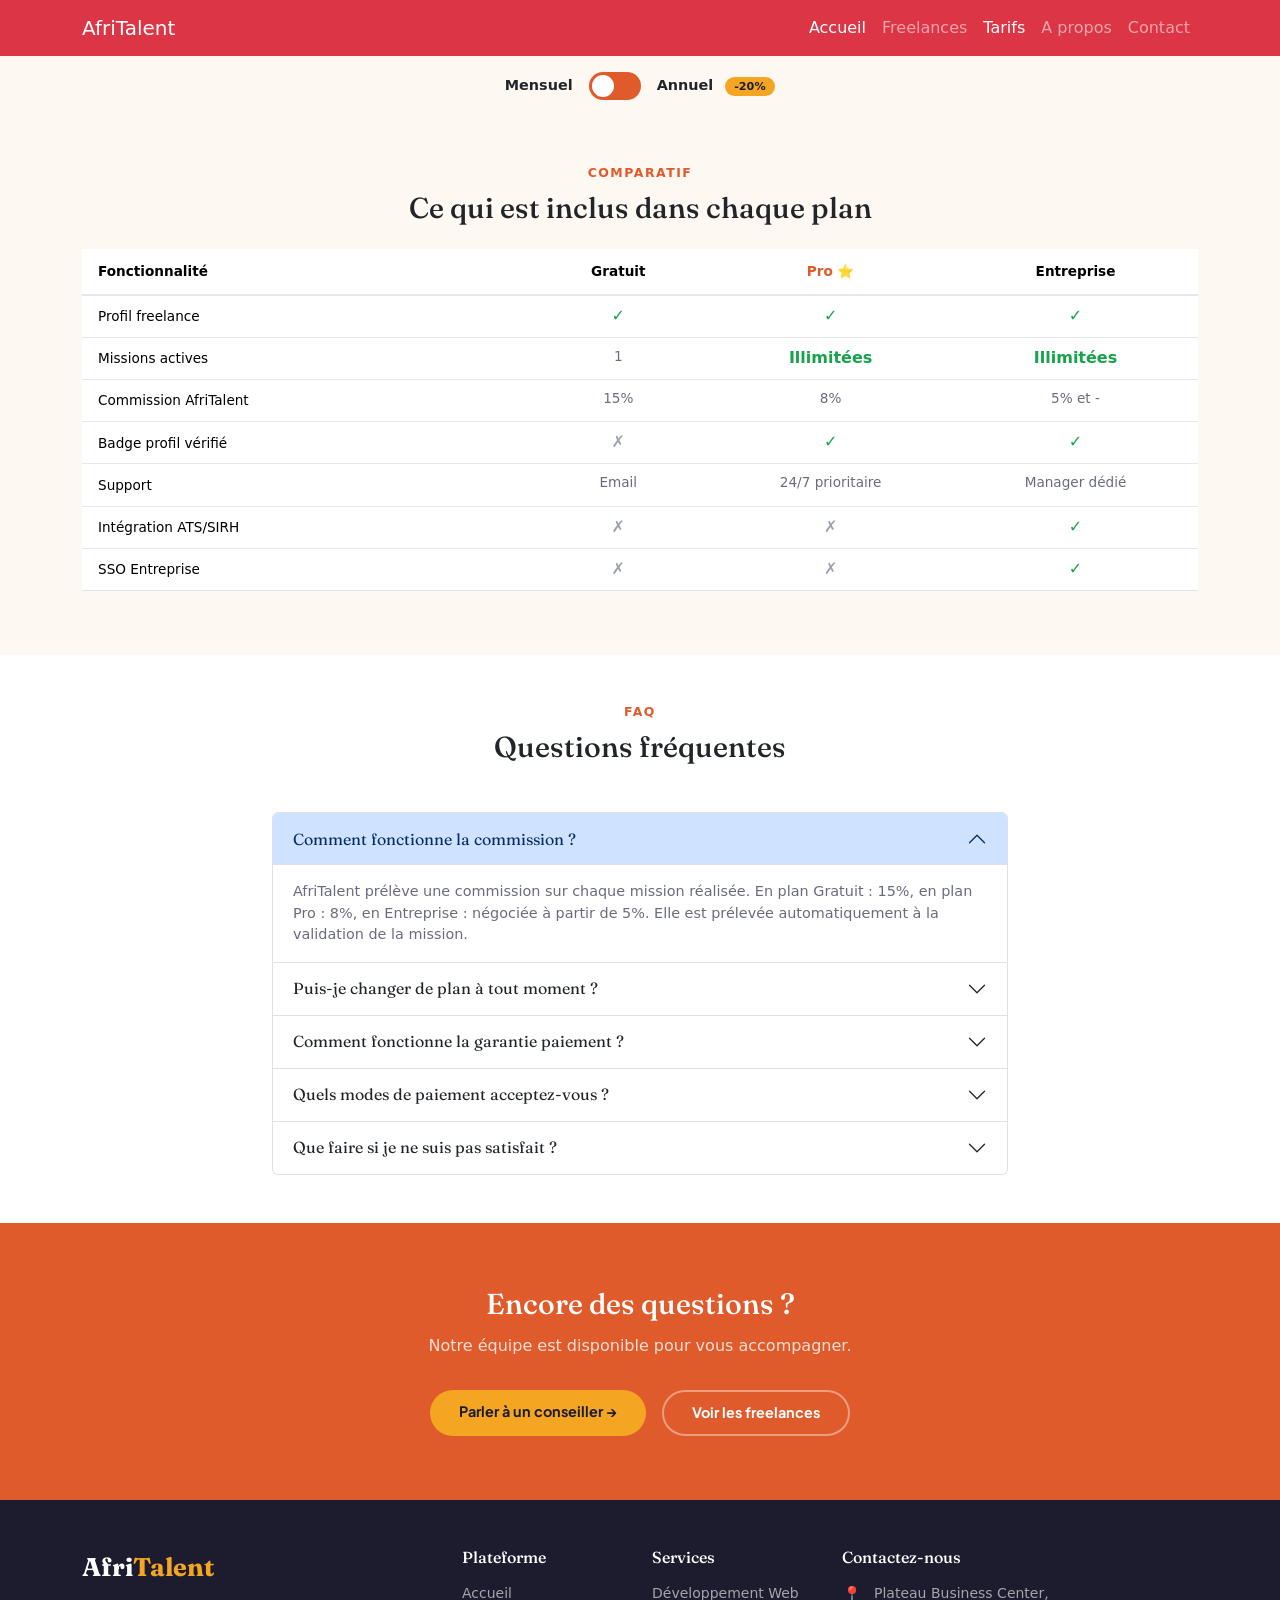
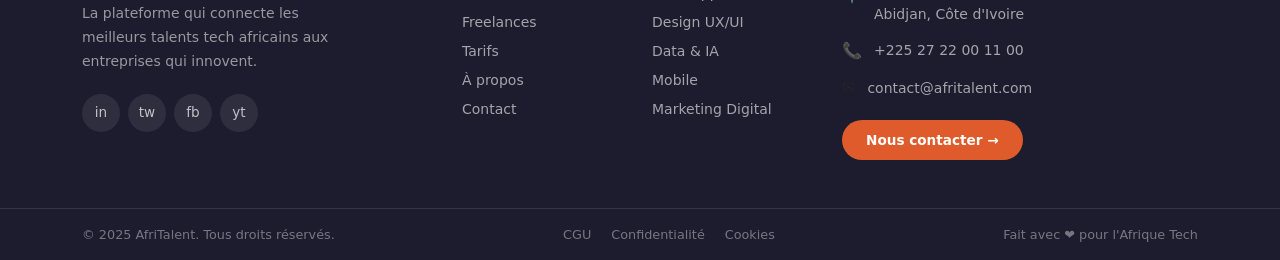
<file: tarifs.html>
<!DOCTYPE html>
<html lang="en">
<head>
    <meta charset="UTF-8">
    <meta name="viewport" content="width=device-width, initial-scale=1.0">
    <title>Document</title>
    <link href="css/index.css" rel="stylesheet" type="text/css">
     <link
href="https://cdn.jsdelivr.net/npm/bootstrap@5.3.0/dist/css/bootstrap.min.css"
rel="stylesheet">
</head>
<body>
   <!--=== SECTION MENU DE NAVIGATION ===-->
      <nav class="navbar navbar-expand-lg navbar-dark  bg-danger sticky-top">
 <div class="container">
 <a class="navbar-brand" href="index.html">AfriTalent</a>
 <button class="navbar-toggler" type="button"
 data-bs-toggle="collapse"
 data-bs-target="#navMenu"
 aria-controls="navMenu"
 aria-expanded="false"
 aria-label="Toggle navigation">
 <span class="navbar-toggler-icon"></span>
 </button>
 <div class="collapse navbar-collapse" id="navMenu">
 <ul class="navbar-nav ms-auto">
 <li class="nav-item"><a class="nav-link active"
href="index.html">Accueil</a></li>
 <li class="nav-item"><a class="nav-link"
href="freelances.html">Freelances</a></li>
 <li class="nav-item"><a class="nav-link"
href="tarifs.html">Tarifs</a></li>
 <li class="nav-item"><a class="nav-link" href="about.html">A
propos</a></li>
 <li class="nav-item"><a class="nav-link"
href="contact.html">Contact</a></li>
 </ul>
 </div>
 </div>
</nav>
<!-- Contenu principal -->
 <main>
  <!-- ═══ TOGGLE MENSUEL / ANNUEL ═══ -->
<section class="py-3" style="background: var(--cream);">
  <div class="container">
    <div class="d-flex align-items-center 
                justify-content-center gap-3">
      <span style="font-weight: 600; font-size: 0.9rem;">
        Mensuel
      </span>
      <label style="
        position: relative;
        width: 52px; height: 28px;
        cursor: pointer;">
        <input type="checkbox" 
               id="billing-toggle"
               style="opacity:0;width:0;height:0;">
        <span style="
          position: absolute; inset: 0;
          background: var(--terra);
          border-radius: 50px;
          transition: 0.3s;">
        </span>
        <span id="toggle-dot" style="
          position: absolute;
          height: 22px; width: 22px;
          left: 3px; bottom: 3px;
          background: white;
          border-radius: 50%;
          transition: 0.3s;">
        </span>
      </label>
      <span style="font-weight: 600; font-size: 0.9rem;">
        Annuel
        <span style="
          background: var(--gold);
          color: var(--charcoal);
          font-size: 0.7rem;
          font-weight: 700;
          padding: 0.2rem 0.6rem;
          border-radius: 50px;
          margin-left: 0.4rem;">
          -20%
        </span>
      </span>
    </div>
  </div>
</section>


<!-- ═══ TABLEAU COMPARATIF ═══ -->
<section class="py-5" style="background: var(--cream);">
  <div class="container">

    <div class="text-center mb-4">
      <div class="section-label">Comparatif</div>
      <h2 style="
        font-family: var(--font-titre);
        font-size: 1.8rem;">
        Ce qui est inclus dans chaque plan
      </h2>
    </div>

    <div class="table-responsive">
      <table class="table" style="min-width: 600px;">
        <thead>
          <tr style="border-bottom: 2px solid var(--border);">
            <th style="
              width: 40%;
              font-weight: 700;
              font-size: 0.85rem;
              padding: 0.75rem 1rem;">
              Fonctionnalité
            </th>
            <th class="text-center" style="
              font-weight: 700;
              font-size: 0.85rem;
              padding: 0.75rem 1rem;">
              Gratuit
            </th>
            <th class="text-center" style="
              font-weight: 700;
              font-size: 0.85rem;
              padding: 0.75rem 1rem;
              color: var(--terra);">
              Pro ⭐
            </th>
            <th class="text-center" style="
              font-weight: 700;
              font-size: 0.85rem;
              padding: 0.75rem 1rem;">
              Entreprise
            </th>
          </tr>
        </thead>
        <tbody>
          <tr style="border-bottom: 1px solid var(--border);">
            <td style="
              padding: 0.65rem 1rem;
              font-weight: 500;
              font-size: 0.85rem;">
              Profil freelance
            </td>
            <td class="text-center" style="
              color: #16a34a;
              font-weight: 700;">✓</td>
            <td class="text-center" style="
              color: #16a34a;
              font-weight: 700;">✓</td>
            <td class="text-center" style="
              color: #16a34a;
              font-weight: 700;">✓</td>
          </tr>
          <tr style="border-bottom: 1px solid var(--border);">
            <td style="
              padding: 0.65rem 1rem;
              font-weight: 500;
              font-size: 0.85rem;">
              Missions actives
            </td>
            <td class="text-center" style="
              font-size: 0.85rem;
              color: var(--text-muted);">
              1
            </td>
            <td class="text-center" style="
              color: #16a34a;
              font-weight: 700;">
              Illimitées
            </td>
            <td class="text-center" style="
              color: #16a34a;
              font-weight: 700;">
              Illimitées
            </td>
          </tr>
          <tr style="border-bottom: 1px solid var(--border);">
            <td style="
              padding: 0.65rem 1rem;
              font-weight: 500;
              font-size: 0.85rem;">
              Commission AfriTalent
            </td>
            <td class="text-center" style="
              font-size: 0.85rem;
              color: var(--text-muted);">
              15%
            </td>
            <td class="text-center" style="
              font-size: 0.85rem;
              color: var(--text-muted);">
              8%
            </td>
            <td class="text-center" style="
              font-size: 0.85rem;
              color: var(--text-muted);">
              5% et -
            </td>
          </tr>
          <tr style="border-bottom: 1px solid var(--border);">
            <td style="
              padding: 0.65rem 1rem;
              font-weight: 500;
              font-size: 0.85rem;">
              Badge profil vérifié
            </td>
            <td class="text-center" style="
              color: #9ca3af;">✗</td>
            <td class="text-center" style="
              color: #16a34a;
              font-weight: 700;">✓</td>
            <td class="text-center" style="
              color: #16a34a;
              font-weight: 700;">✓</td>
          </tr>
          <tr style="border-bottom: 1px solid var(--border);">
            <td style="
              padding: 0.65rem 1rem;
              font-weight: 500;
              font-size: 0.85rem;">
              Support
            </td>
            <td class="text-center" style="
              font-size: 0.85rem;
              color: var(--text-muted);">
              Email
            </td>
            <td class="text-center" style="
              font-size: 0.85rem;
              color: var(--text-muted);">
              24/7 prioritaire
            </td>
            <td class="text-center" style="
              font-size: 0.85rem;
              color: var(--text-muted);">
              Manager dédié
            </td>
          </tr>
          <tr style="border-bottom: 1px solid var(--border);">
            <td style="
              padding: 0.65rem 1rem;
              font-weight: 500;
              font-size: 0.85rem;">
              Intégration ATS/SIRH
            </td>
            <td class="text-center" style="
              color: #9ca3af;">✗</td>
            <td class="text-center" style="
              color: #9ca3af;">✗</td>
            <td class="text-center" style="
              color: #16a34a;
              font-weight: 700;">✓</td>
          </tr>
          <tr>
            <td style="
              padding: 0.65rem 1rem;
              font-weight: 500;
              font-size: 0.85rem;">
              SSO Entreprise
            </td>
            <td class="text-center" style="
              color: #9ca3af;">✗</td>
            <td class="text-center" style="
              color: #9ca3af;">✗</td>
            <td class="text-center" style="
              color: #16a34a;
              font-weight: 700;">✓</td>
          </tr>
        </tbody>
      </table>
    </div>

  </div>
</section>


<!-- ═══ FAQ ACCORDION ═══ -->
<section class="py-5">
  <div class="container">

    <div class="text-center mb-5">
      <div class="section-label">FAQ</div>
      <h2 style="
        font-family: var(--font-titre);
        font-size: 1.8rem;">
        Questions fréquentes
      </h2>
    </div>

    <div class="row justify-content-center">
      <div class="col-lg-8">
        <div class="accordion at-accordion" 
             id="faqAccordion">

          <!-- Question 1 -->
          <div class="accordion-item">
            <h2 class="accordion-header">
              <button class="accordion-button" 
                      type="button"
                      data-bs-toggle="collapse"
                      data-bs-target="#faq1">
                Comment fonctionne la commission ?
              </button>
            </h2>
            <div id="faq1" 
                 class="accordion-collapse collapse show"
                 data-bs-parent="#faqAccordion">
              <div class="accordion-body" style="
                font-size: 0.9rem;
                color: var(--text-muted);">
                AfriTalent prélève une commission sur chaque 
                mission réalisée. En plan Gratuit : 15%, 
                en plan Pro : 8%, en Entreprise : négociée 
                à partir de 5%. Elle est prélevée 
                automatiquement à la validation de la mission.
              </div>
            </div>
          </div>

          <!-- Question 2 -->
          <div class="accordion-item">
            <h2 class="accordion-header">
              <button class="accordion-button collapsed"
                      type="button"
                      data-bs-toggle="collapse"
                      data-bs-target="#faq2">
                Puis-je changer de plan à tout moment ?
              </button>
            </h2>
            <div id="faq2"
                 class="accordion-collapse collapse"
                 data-bs-parent="#faqAccordion">
              <div class="accordion-body" style="
                font-size: 0.9rem;
                color: var(--text-muted);">
                Oui, vous pouvez upgrader ou downgrader 
                votre plan à tout moment depuis votre 
                tableau de bord. En cas d'upgrade, 
                la facturation est proratisée. 
                Le downgrade prend effet au début 
                de la prochaine période.
              </div>
            </div>
          </div>

          <!-- Question 3 -->
          <div class="accordion-item">
            <h2 class="accordion-header">
              <button class="accordion-button collapsed"
                      type="button"
                      data-bs-toggle="collapse"
                      data-bs-target="#faq3">
                Comment fonctionne la garantie paiement ?
              </button>
            </h2>
            <div id="faq3"
                 class="accordion-collapse collapse"
                 data-bs-parent="#faqAccordion">
              <div class="accordion-body" style="
                font-size: 0.9rem;
                color: var(--text-muted);">
                Dès la signature du contrat, le montant 
                est mis en séquestre. À la livraison 
                et validation par le client, les fonds 
                sont libérés sous 5 jours ouvrés. 
                En cas de litige, notre équipe intervient 
                sous 48h.
              </div>
            </div>
          </div>

          <!-- Question 4 -->
          <div class="accordion-item">
            <h2 class="accordion-header">
              <button class="accordion-button collapsed"
                      type="button"
                      data-bs-toggle="collapse"
                      data-bs-target="#faq4">
                Quels modes de paiement acceptez-vous ?
              </button>
            </h2>
            <div id="faq4"
                 class="accordion-collapse collapse"
                 data-bs-parent="#faqAccordion">
              <div class="accordion-body" style="
                font-size: 0.9rem;
                color: var(--text-muted);">
                Nous acceptons les cartes bancaires 
                (Visa, Mastercard), les virements SEPA 
                et les solutions Mobile Money 
                (Orange Money, MTN Money, Wave). 
                Les paiements sont sécurisés par Stripe, 
                certifié PCI-DSS niveau 1.
              </div>
            </div>
          </div>

          <!-- Question 5 -->
          <div class="accordion-item">
            <h2 class="accordion-header">
              <button class="accordion-button collapsed"
                      type="button"
                      data-bs-toggle="collapse"
                      data-bs-target="#faq5">
                Que faire si je ne suis pas satisfait ?
              </button>
            </h2>
            <div id="faq5"
                 class="accordion-collapse collapse"
                 data-bs-parent="#faqAccordion">
              <div class="accordion-body" style="
                font-size: 0.9rem;
                color: var(--text-muted);">
                Nous offrons une garantie satisfaction 
                sur les 7 premiers jours de chaque mission. 
                Si vous n'êtes pas satisfait, nous vous 
                proposons gratuitement un remplacement 
                parmi nos talents disponibles.
              </div>
            </div>
          </div>

        </div>
      </div>
    </div>
  </div>
</section>


<!-- ═══ CTA FINAL ═══ -->
<section style="
  background: var(--terra);
  padding: 4rem 0;">
  <div class="container text-center">
    <h2 style="
      font-family: var(--font-titre);
      color: var(--white);
      font-size: 1.8rem;
      margin-bottom: 0.75rem;">
      Encore des questions ?
    </h2>
    <p style="
      color: rgba(255,255,255,0.8);
      margin-bottom: 2rem;">
      Notre équipe est disponible pour vous accompagner.
    </p>
    <div class="d-flex gap-3 justify-content-center 
                flex-wrap">
      <a href="contact.html" 
         class="btn-gold">
        Parler à un conseiller →
      </a>
      <a href="freelances.html" 
         class="btn-outline-terra"
         style="
           border-color: rgba(255,255,255,0.4);
           color: var(--white);">
        Voir les freelances
      </a>
    </div>
  </div>
</section>
 <!-- ═══ FOOTER ═══ -->
<footer style="background: var(--charcoal);">

  <!-- Contenu principal -->
  <div class="container py-5">
    <div class="row g-4">

      <!-- Colonne 1 — Logo + description -->
      <div class="col-lg-4 col-md-6">
        <div style="
          font-family: var(--font-titre);
          font-weight: 700;
          font-size: 1.6rem;
          color: var(--white);
          margin-bottom: 1rem;">
          Afri<span style="color: var(--gold);">Talent</span>
        </div>
        <p style="
          color: rgba(255,255,255,0.55);
          font-size: 0.875rem;
          line-height: 1.7;
          max-width: 280px;">
          La plateforme qui connecte les meilleurs talents 
          tech africains aux entreprises qui innovent.
        </p>
        <!-- Réseaux sociaux -->
        <div style="
          display: flex;
          gap: 0.5rem;
          margin-top: 1.25rem;">
          <a href="#" style="
            width: 38px; height: 38px;
            background: rgba(255,255,255,0.08);
            border-radius: 50%;
            display: flex;
            align-items: center;
            justify-content: center;
            color: rgba(255,255,255,0.7);
            text-decoration: none;
            font-size: 0.85rem;
            transition: background 0.2s;">
            in
          </a>
          <a href="#" style="
            width: 38px; height: 38px;
            background: rgba(255,255,255,0.08);
            border-radius: 50%;
            display: flex;
            align-items: center;
            justify-content: center;
            color: rgba(255,255,255,0.7);
            text-decoration: none;
            font-size: 0.85rem;
            transition: background 0.2s;">
            tw
          </a>
          <a href="#" style="
            width: 38px; height: 38px;
            background: rgba(255,255,255,0.08);
            border-radius: 50%;
            display: flex;
            align-items: center;
            justify-content: center;
            color: rgba(255,255,255,0.7);
            text-decoration: none;
            font-size: 0.85rem;
            transition: background 0.2s;">
            fb
          </a>
          <a href="#" style="
            width: 38px; height: 38px;
            background: rgba(255,255,255,0.08);
            border-radius: 50%;
            display: flex;
            align-items: center;
            justify-content: center;
            color: rgba(255,255,255,0.7);
            text-decoration: none;
            font-size: 0.85rem;
            transition: background 0.2s;">
            yt
          </a>
        </div>
      </div>

      <!-- Colonne 2 — Plateforme -->
      <div class="col-lg-2 col-md-6 col-6">
        <h5 style="
          font-family: var(--font-titre);
          color: var(--white);
          font-size: 1rem;
          margin-bottom: 1rem;">
          Plateforme
        </h5>
        <div style="
          display: flex;
          flex-direction: column;
          gap: 0.5rem;">
          <a href="INDEX.html" style="
            color: rgba(255,255,255,0.6);
            text-decoration: none;
            font-size: 0.875rem;
            transition: color 0.2s;">
            Accueil
          </a>
          <a href="freelances.html" style="
            color: rgba(255,255,255,0.6);
            text-decoration: none;
            font-size: 0.875rem;
            transition: color 0.2s;">
            Freelances
          </a>
          <a href="tarifs.html" style="
            color: rgba(255,255,255,0.6);
            text-decoration: none;
            font-size: 0.875rem;
            transition: color 0.2s;">
            Tarifs
          </a>
          <a href="ABOUT.html" style="
            color: rgba(255,255,255,0.6);
            text-decoration: none;
            font-size: 0.875rem;
            transition: color 0.2s;">
            À propos
          </a>
          <a href="Contact.html" style="
            color: rgba(255,255,255,0.6);
            text-decoration: none;
            font-size: 0.875rem;
            transition: color 0.2s;">
            Contact
          </a>
        </div>
      </div>

      <!-- Colonne 3 — Services -->
      <div class="col-lg-2 col-md-6 col-6">
        <h5 style="
          font-family: var(--font-titre);
          color: var(--white);
          font-size: 1rem;
          margin-bottom: 1rem;">
          Services
        </h5>
        <div style="
          display: flex;
          flex-direction: column;
          gap: 0.5rem;">
          <a href="freelances.html" style="
            color: rgba(255,255,255,0.6);
            text-decoration: none;
            font-size: 0.875rem;">
            Développement Web
          </a>
          <a href="freelances.html" style="
            color: rgba(255,255,255,0.6);
            text-decoration: none;
            font-size: 0.875rem;">
            Design UX/UI
          </a>
          <a href="freelances.html" style="
            color: rgba(255,255,255,0.6);
            text-decoration: none;
            font-size: 0.875rem;">
            Data & IA
          </a>
          <a href="freelances.html" style="
            color: rgba(255,255,255,0.6);
            text-decoration: none;
            font-size: 0.875rem;">
            Mobile
          </a>
          <a href="freelances.html" style="
            color: rgba(255,255,255,0.6);
            text-decoration: none;
            font-size: 0.875rem;">
            Marketing Digital
          </a>
        </div>
      </div>

      <!-- Colonne 4 — Contact -->
      <div class="col-lg-4 col-md-6">
        <h5 style="
          font-family: var(--font-titre);
          color: var(--white);
          font-size: 1rem;
          margin-bottom: 1rem;">
          Contactez-nous
        </h5>

        <!-- Adresse -->
        <div style="
          display: flex;
          gap: 0.75rem;
          margin-bottom: 0.85rem;
          align-items: flex-start;">
          <span style="font-size: 1rem;">📍</span>
          <p style="
            color: rgba(255,255,255,0.6);
            font-size: 0.875rem;
            margin: 0;">
            Plateau Business Center,<br>
            Abidjan, Côte d'Ivoire
          </p>
        </div>

        <!-- Téléphone -->
        <div style="
          display: flex;
          gap: 0.75rem;
          margin-bottom: 0.85rem;
          align-items: center;">
          <span style="font-size: 1rem;">📞</span>
          <p style="
            color: rgba(255,255,255,0.6);
            font-size: 0.875rem;
            margin: 0;">
            +225 27 22 00 11 00
          </p>
        </div>

        <!-- Email -->
        <div style="
          display: flex;
          gap: 0.75rem;
          margin-bottom: 1.25rem;
          align-items: center;">
          <span style="font-size: 1rem;">✉️</span>
          <p style="
            color: rgba(255,255,255,0.6);
            font-size: 0.875rem;
            margin: 0;">
            contact@afritalent.com
          </p>
        </div>

        <!-- Bouton contact -->
        <a href="Contact.html" style="
          display: inline-block;
          background: var(--terra);
          color: var(--white);
          border-radius: 50px;
          padding: 0.6rem 1.5rem;
          font-size: 0.85rem;
          font-weight: 700;
          text-decoration: none;
          transition: background 0.2s;">
          Nous contacter →
        </a>

      </div>

    </div>
  </div>

  <!-- Ligne de séparation -->
  <div style="
    border-top: 1px solid rgba(255,255,255,0.1);">
    <div class="container py-3">
      <div class="d-flex flex-wrap justify-content-between
                  align-items-center gap-2">

        <!-- Copyright -->
        <p style="
          color: rgba(255,255,255,0.4);
          font-size: 0.8rem;
          margin: 0;">
          © 2025 AfriTalent. Tous droits réservés.
        </p>

        <!-- Liens légaux -->
        <div style="display: flex; gap: 1.25rem;">
          <a href="#" style="
            color: rgba(255,255,255,0.4);
            font-size: 0.8rem;
            text-decoration: none;">
            CGU
          </a>
          <a href="#" style="
            color: rgba(255,255,255,0.4);
            font-size: 0.8rem;
            text-decoration: none;">
            Confidentialité
          </a>
          <a href="#" style="
            color: rgba(255,255,255,0.4);
            font-size: 0.8rem;
            text-decoration: none;">
            Cookies
          </a>
        </div>

        <!-- Fait avec amour -->
        <p style="
          color: rgba(255,255,255,0.4);
          font-size: 0.8rem;
          margin: 0;">
          Fait avec ❤️ pour l'Afrique Tech
        </p>

      </div>
    </div>
  </div>

</footer>
 <script
src="https://cdn.jsdelivr.net/npm/bootstrap@5.3.0/dist/js/bootstrap.bundle.min.js"
></script>
 <script src="main.js"></script>
</body>
</html>
</file>
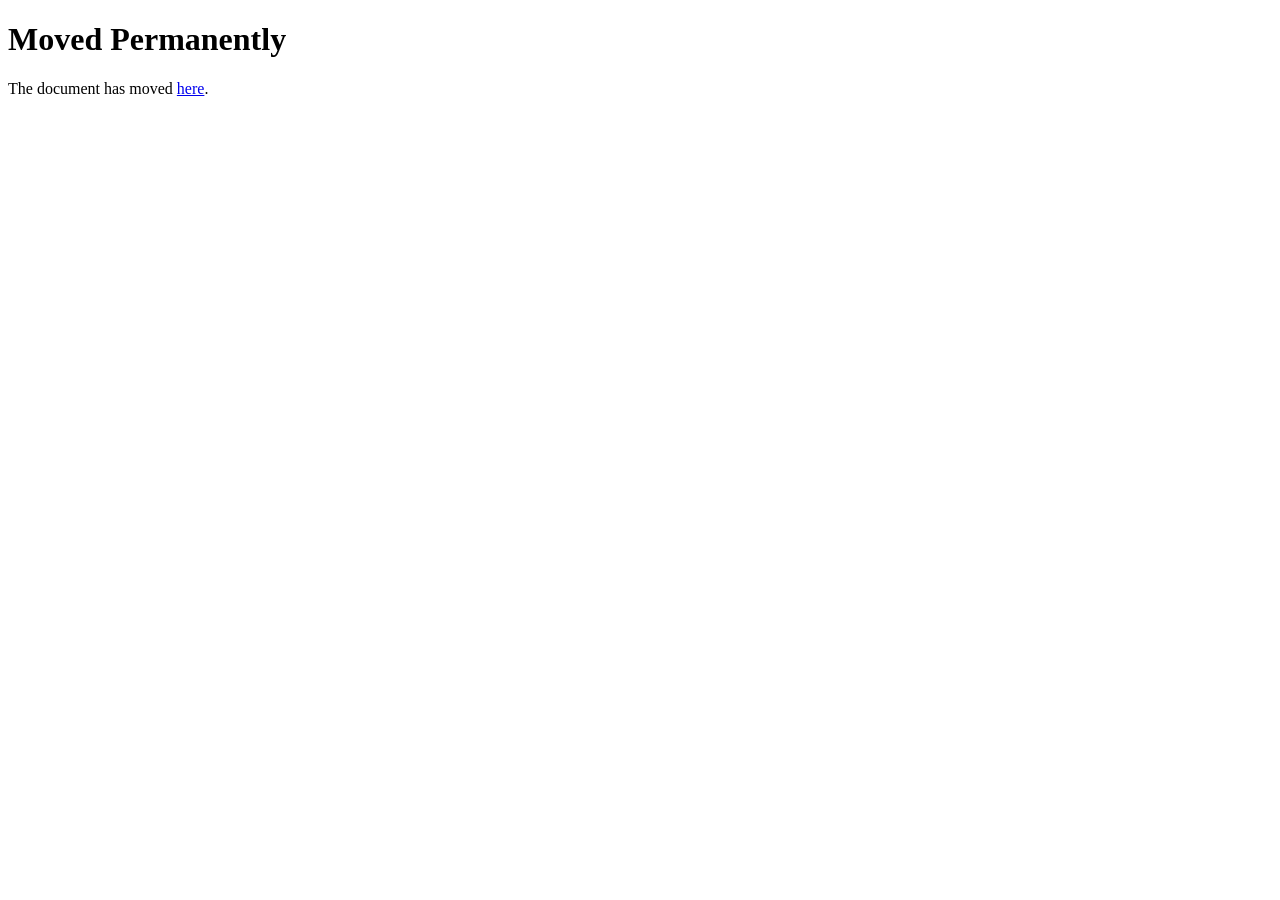
<file: css/Untitled-1.html>
<!DOCTYPE HTML PUBLIC "-//W3C//DTD HTML 4.01//EN" "http://www.w3.org/TR/html4/strict.dtd">
<html><head>
<title>301 Moved Permanently</title>
</head><body>
<h1>Moved Permanently</h1>
<p>The document has moved <a href="https://groupeisi.com/">here</a>.</p>
</body></html>
</file>
<file: css/index.css>
/* ═══ 1. IMPORT GOOGLE FONTS ═══ */
@import url('https://fonts.googleapis.com/css2?family=Plus+Jakarta+Sans:ital,wght@0,300;0,400;0,500;0,600;0,700;0,800;1,300&family=Fraunces:ital,wght@0,400;0,700;1,400;1,700&display=swap');


/* ═══ 2. VARIABLES CSS (:root) ═══ */
:root {

  /* --- Couleurs principales --- */
  --terra: #E05B2B;           /* orange terracotta */
  --terra-dark: #b8421a;      /* terracotta foncé (hover) */
  --terra-light: #f07a52;     /* terracotta clair */
  --gold: #F4A622;            /* or africain */
  --gold-light: #ffc85c;      /* or clair */
  --charcoal: #1C1C2E;        /* noir bleuté */
  --charcoal-2: #2a2a3e;      /* noir bleuté secondaire */

  /* --- Couleurs de fond --- */
  --cream: #FDF8F2;           /* crème chaud */
  --cream-2: #f5ede0;         /* crème secondaire */
  --white: #ffffff;           /* blanc pur */

  /* --- Couleurs de texte --- */
  --text: #ffffff;            /* texte principal */
  --text-muted: #6b6b80;      /* texte secondaire */

  /* --- Bordures et ombres --- */
  --border: rgba(28,28,46,0.1);
  --shadow: 0 4px 24px rgba(28,28,46,0.10);
  --shadow-lg: 0 12px 48px rgba(28,28,46,0.16);

  /* --- Espacements --- */
  --spacing-xs: 0.25rem;      /* 4px */
  --spacing-sm: 0.5rem;       /* 8px */
  --spacing-md: 1rem;         /* 16px */
  --spacing-lg: 2rem;         /* 32px */
  --spacing-xl: 4rem;         /* 64px */

  /* --- Border radius --- */
  --radius: 16px;
  --radius-sm: 8px;
  --radius-xl: 28px;

  /* --- Polices --- */
  --font-titre: 'Fraunces', serif;
  --font-corps: 'Plus Jakarta Sans', sans-serif;

  /* ---images --- */
  
   --img-hero: url('images/photo4.jpg');
  --img-contact: url('images/photo2.jpg');

}


/* ═══ 3. RESET CSS + STYLES DE BASE ═══ */

/* Reset universel */
*,
*::before,
*::after {
  box-sizing: border-box;
  margin: 0;
  padding: 0;
}

/* Body */
body {
  font-family: var(--font-corps);
  font-weight: 400;
  font-size: 16px;
  line-height: 1.65;
  color: var(--text);
  background: var(--white);
  -webkit-font-smoothing: antialiased;
  -moz-osx-font-smoothing: grayscale;
}
 
 #hero {
  background-image:  linear-gradient(rgba(0, 0, 0, 0.5), rgba(0, 0, 0, 0.5)), var(--img-hero) ; 
     background-size: cover;
  background-position: center;
  min-height: 500px;
    color: var(--white);
  background-repeat: no-repeat;
}

/* Titres — police Fraunces */
h1, h2, h3, h4, h5, h6 {
  font-family: var(--font-titre);
  font-weight: 1500;
  line-height: 1.15;
  color: var(--text);
}

/* Paragraphes */
p {
  margin-bottom: var(--spacing-md);
  color: var(--text);
}

/* Liens */
a {
  color: var(--terra);
  text-decoration: none;
  transition: color 0.2s;
}
a:hover {
  color: var(--terra-dark);
}

/* Images */
img {
  max-width: 100%;
  height: auto;
  display: block;
}

/* Listes */
ul, ol {
  padding-left: var(--spacing-lg);
}



/* Logo */
.at-nav .navbar-brand {
  font-family: var(--font-titre);
  font-weight: 700;
  font-size: 1.5rem;
  color: var(--gold) ;
  letter-spacing: -0.5px;
  text-decoration:none;
   background-color: var(--gold-light);
}

/* Couleur de l'accent du logo */
.at-nav .navbar-brand span {
  color: var(--gold);
}

/* Liens de navigation */
.at-nav .nav-link {
  color: rgba(234, 219, 218, 0.75);
  font-family: var(--font-corps);
  font-weight: 500;
  font-size: 0.9rem;
  padding: 0.5rem 0.85rem ;
  transition: color 0.2s;
}

/* Lien actif et hover */
.at-nav .nav-link:hover,
.at-nav .nav-link.active {
  color: var(--gold) ;
}

/* Bouton CTA dans la navbar */
.btn-nav-cta {
  background: var(--terra);
  color: var(--white) ;
  border-radius: 50px ;
  padding: 0.45rem 1.2rem ;
  font-weight: 600;
  font-size: 0.85rem ;
  transition: background 0.2s ;
}
.btn-nav-cta:hover {
  background: var(--terra-dark);
  color: var(--white);
}


/* ═══ 5. BOUTONS ═══ */

.btn-terra {
  background: var(--terra);
  color: var(--white);
  border: none;
  border-radius: 50px;
  padding: 0.7rem 1.8rem;
  font-family: var(--font-corps);
  font-weight: 700;
  font-size: 0.9rem;
  cursor: pointer;
  transition: background 0.2s, transform 0.15s;
  display: inline-block;
  text-decoration: none;
}
.btn-terra:hover {
  background: var(--terra-dark);
  color: var(--white);
  transform: translateY(-1px);
}

.btn-outline-terra {
  background: transparent;
  color: var(--terra);
  border: 2px solid var(--terra);
  border-radius: 50px;
  padding: 0.65rem 1.75rem;
  font-family: var(--font-corps);
  font-weight: 700;
  font-size: 0.9rem;
  cursor: pointer;
  transition: all 0.2s;
  display: inline-block;
  text-decoration: none;
}
.btn-outline-terra:hover {
  background: var(--terra);
  color: var(--white);
}

.btn-gold {
  background: var(--gold);
  color: var(--charcoal);
  border: none;
  border-radius: 50px;
  padding: 0.7rem 1.8rem;
  font-family: var(--font-corps);
  font-weight: 700;
  font-size: 0.9rem;
  cursor: pointer;
  transition: background 0.2s, transform 0.15s;
  display: inline-block;
  text-decoration: none;
}
.btn-gold:hover {
  background: var(--gold-light);
  color: var(--charcoal);
  transform: translateY(-1px);
}


/* ═══ 6. UTILITAIRES ═══ */

/* Label de section */
.section-label {
  font-size: 0.78rem;
  font-weight: 700;
  letter-spacing: 0.12em;
  text-transform: uppercase;
  color: var(--terra);
  margin-bottom: 0.5rem;
  display: block;
 
}

/* Badge */
.at-badge {
  display: inline-block;
  background: rgba(224, 91, 43, 0.12);
  color: var(--terra);
  border-radius: 50px;
  font-size: 0.75rem;
  font-weight: 700;
  padding: 0.3rem 0.85rem;
  letter-spacing: 0.05em;
}

/* Étoiles */
.stars {
  color: var(--gold);
  font-size: 0.85rem;
  letter-spacing: 1px;
}

/* Avatar cercle */
.avatar-circle {
  width: 56px;
  height: 56px;
  border-radius: 50%;
  display: flex;
  align-items: center;
  justify-content: center;
  font-family: var(--font-titre);
  font-weight: 700;
  font-size: 1.1rem;
  flex-shrink: 0;
}

/* Carte de base */
.at-card {
  background: var(--white);
  border: 1px solid var(--border);
  border-radius: var(--radius);
  padding: 1.5rem;
  transition: box-shadow 0.25s, transform 0.25s;
}
.at-card:hover {
  box-shadow: var(--shadow-lg);
  transform: translateY(-3px);
}

/* Animation fade-up au scroll */
.fade-up {
  opacity: 0;
  transform: translateY(30px);
  transition: opacity 0.55s ease, transform 0.55s ease;
}
.fade-up.visible {
  opacity: 1;
  transform: translateY(0);
}

/* Carte Google Maps */
.map-wrapper {
  border-radius: 20px;
  overflow: hidden;
  border: 1.5px solid var(--border);
  box-shadow: var(--shadow);
}


/* ═══ FOOTER ═══ */
#services {
background-color: #fdc3aa;
height: 500px;
}
 /*---statistiques---*/
 #statistiques {
  color: white ;
 }
 

    /* Carte formulaire */
.contact-form-card {
  background: var(--img-contact);
  border: 1.5px solid var(--border);
  border-radius: var(--radius-xl);
  padding: 2.5rem;
  box-shadow: var(--shadow-lg);
}

/* Focus sur les champs */
input:focus, 
select:focus, 
textarea:focus {
  border-color: var(--terra) ;
  box-shadow: 0 0 0 3px rgba(224, 91, 43, 0.1);
}

/* Champ valide */
.input-valid {
  border-color: #22c55e;
}

/* Champ invalide */
.input-invalid {
  border-color: #dc2626;
}

/* Bouton hover */
#submitBtn:hover {
  background: var(--terra-dark);
}

/* Freelance card */
.freelance-card {
  background: var(--white);
  border: 1.5px solid var(--border);
  border-radius: var(--radius);
  padding: 1.5rem;
  height: 100%;
  transition: all .25s;
  display: flex;
  flex-direction: column;
}
.freelance-card:hover {
  border-color: var(--terra);
  box-shadow: var(--shadow-lg);
  transform: translateY(-4px);
}
.fl-top {
  display: flex;
  align-items: flex-start;
  gap: 1rem;
  margin-bottom: 1rem;
}
.fl-avatar {
  width: 56px; height: 56px;
  border-radius: 50%;
  display: flex;
  align-items: center;
  justify-content: center;
  font-family: var(--font-titre);
  font-weight: 700;
  font-size: 1.1rem;
  flex-shrink: 0;
}
.fl-name {
  font-weight: 700;
  font-size: 0.95rem;
  margin-bottom: 0.15rem;
}
.fl-role {
  font-size: 0.78rem;
  color: var(--terra);
  font-weight: 600;
}
.fl-country {
  font-size: 0.72rem;
  color: var(--text-muted);
}
.fl-bio {
  font-size: 0.82rem;
  color: var(--text-muted);
  line-height: 1.6;
  margin-bottom: 1rem;
  flex: 1;
}
.fl-footer {
  border-top: 1px solid var(--border);
  padding-top: 0.85rem;
  margin-top: auto;
  display: flex;
  justify-content: space-between;
  align-items: center;
}
.fl-tjm {
  font-family: var(--font-titre);
  font-weight: 700;
  font-size: 1.05rem;
  color: var(--terra);
}
.fl-avail {
  display: flex;
  align-items: center;
  gap: 0.4rem;
  font-size: 0.72rem;
  font-weight: 600;
  color: #16a34a;
}
.fl-avail-dot {
  width: 7px; height: 7px;
  border-radius: 50%;
  background: #22c55e;
}
.fl-avail.busy { color: var(--text-muted); }
.fl-avail.busy .fl-avail-dot { 
  background: var(--text-muted); 
}

/* Barre de filtres */
.filter-bar {
  background: var(--white);
  border: 1.5px solid var(--border);
  border-radius: 60px;
  padding: 0.4rem;
  display: flex;
  flex-wrap: wrap;
  gap: 0.25rem;
}
.filter-btn {
  background: transparent;
  border: none;
  border-radius: 50px;
  padding: 0.45rem 1.1rem;
  font-family: var(--font-corps);
  font-weight: 600;
  font-size: 0.82rem;
  cursor: pointer;
  color: var(--text-muted);
  transition: all 0.2s;
}
.filter-btn.active,
.filter-btn:hover {
  background: var(--terra);
  color: var(--white);
}

/* Recherche */
.search-input {
  border: 1.5px solid var(--border);
  border-radius: 50px;
  padding: 0.6rem 1.25rem;
  font-family: var(--font-corps);
  font-size: 0.9rem;
  outline: none;
  width: 220px;
  transition: border-color 0.2s;
}
.search-input:focus {
  border-color: var(--terra);
}

/* Compteur */
.result-count {
  font-size: 0.85rem;
  color: var(--text-muted);
  font-weight: 500;
}
</file>
